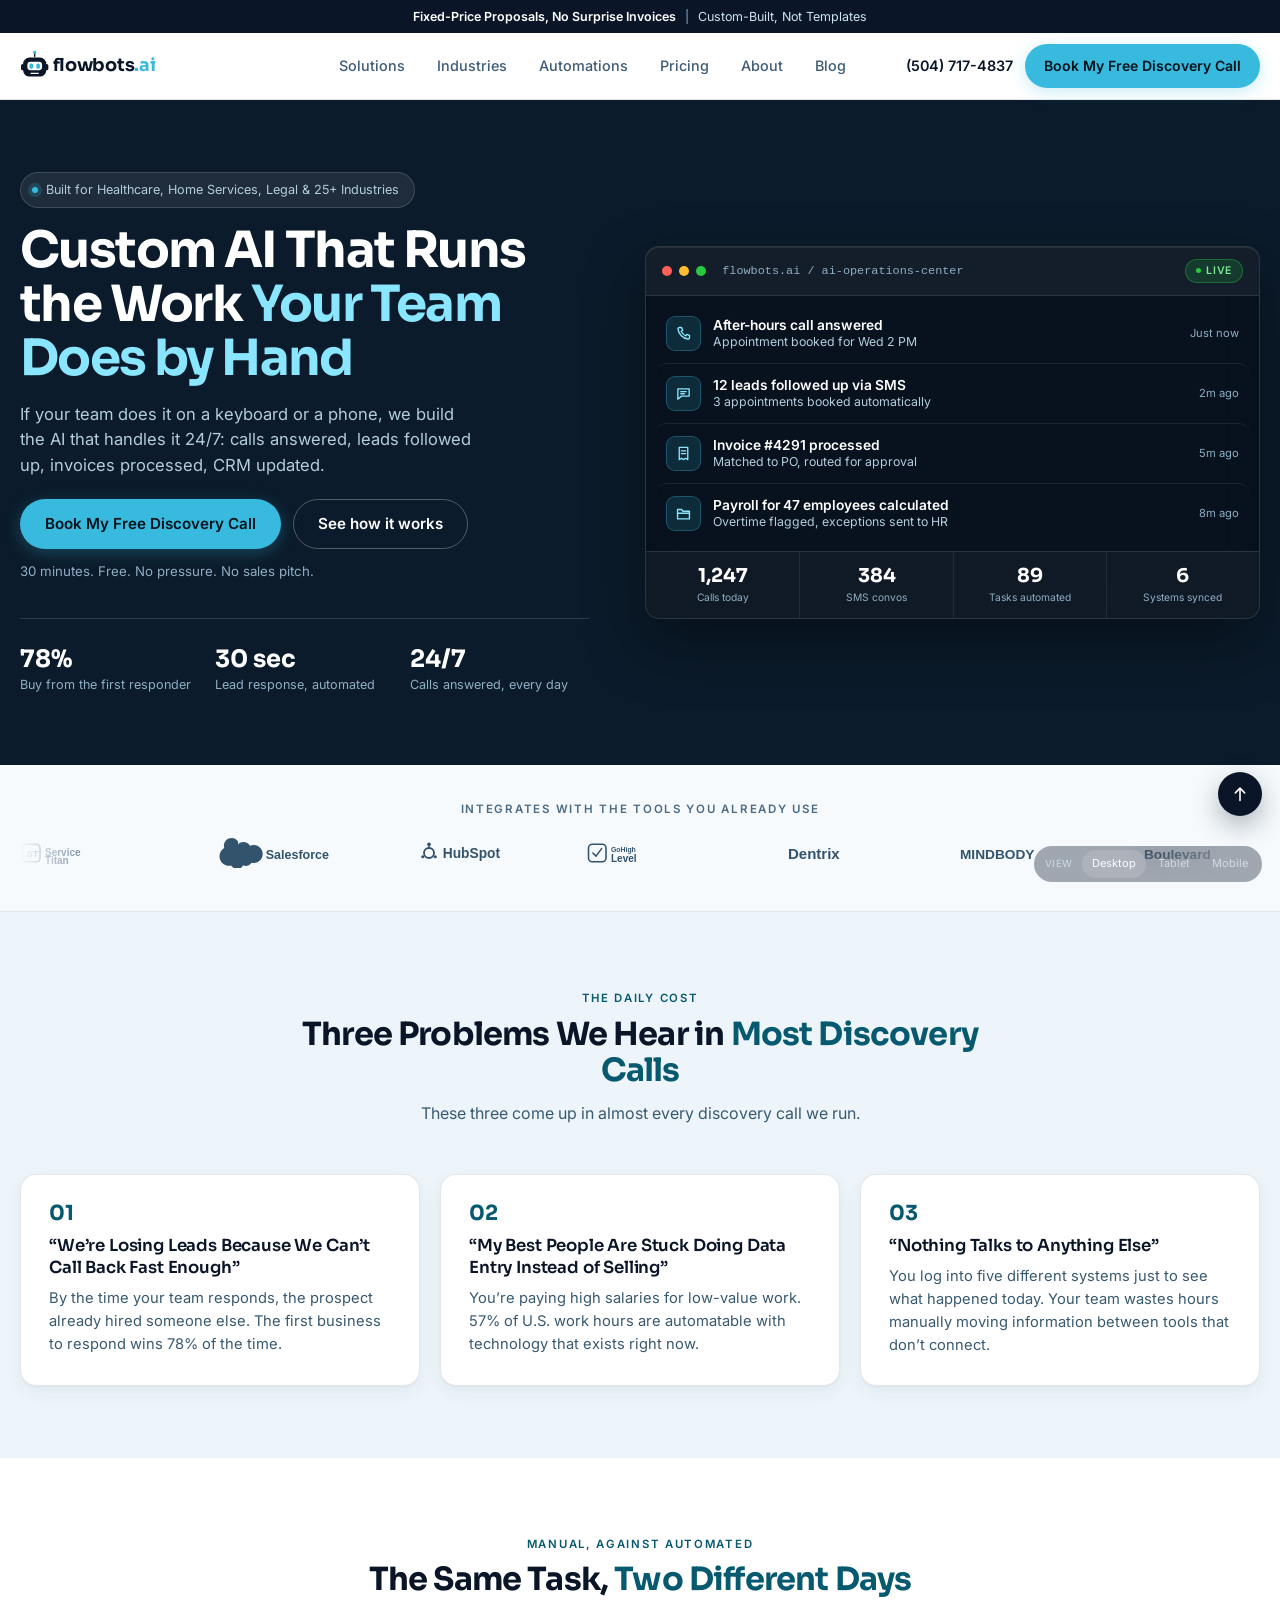
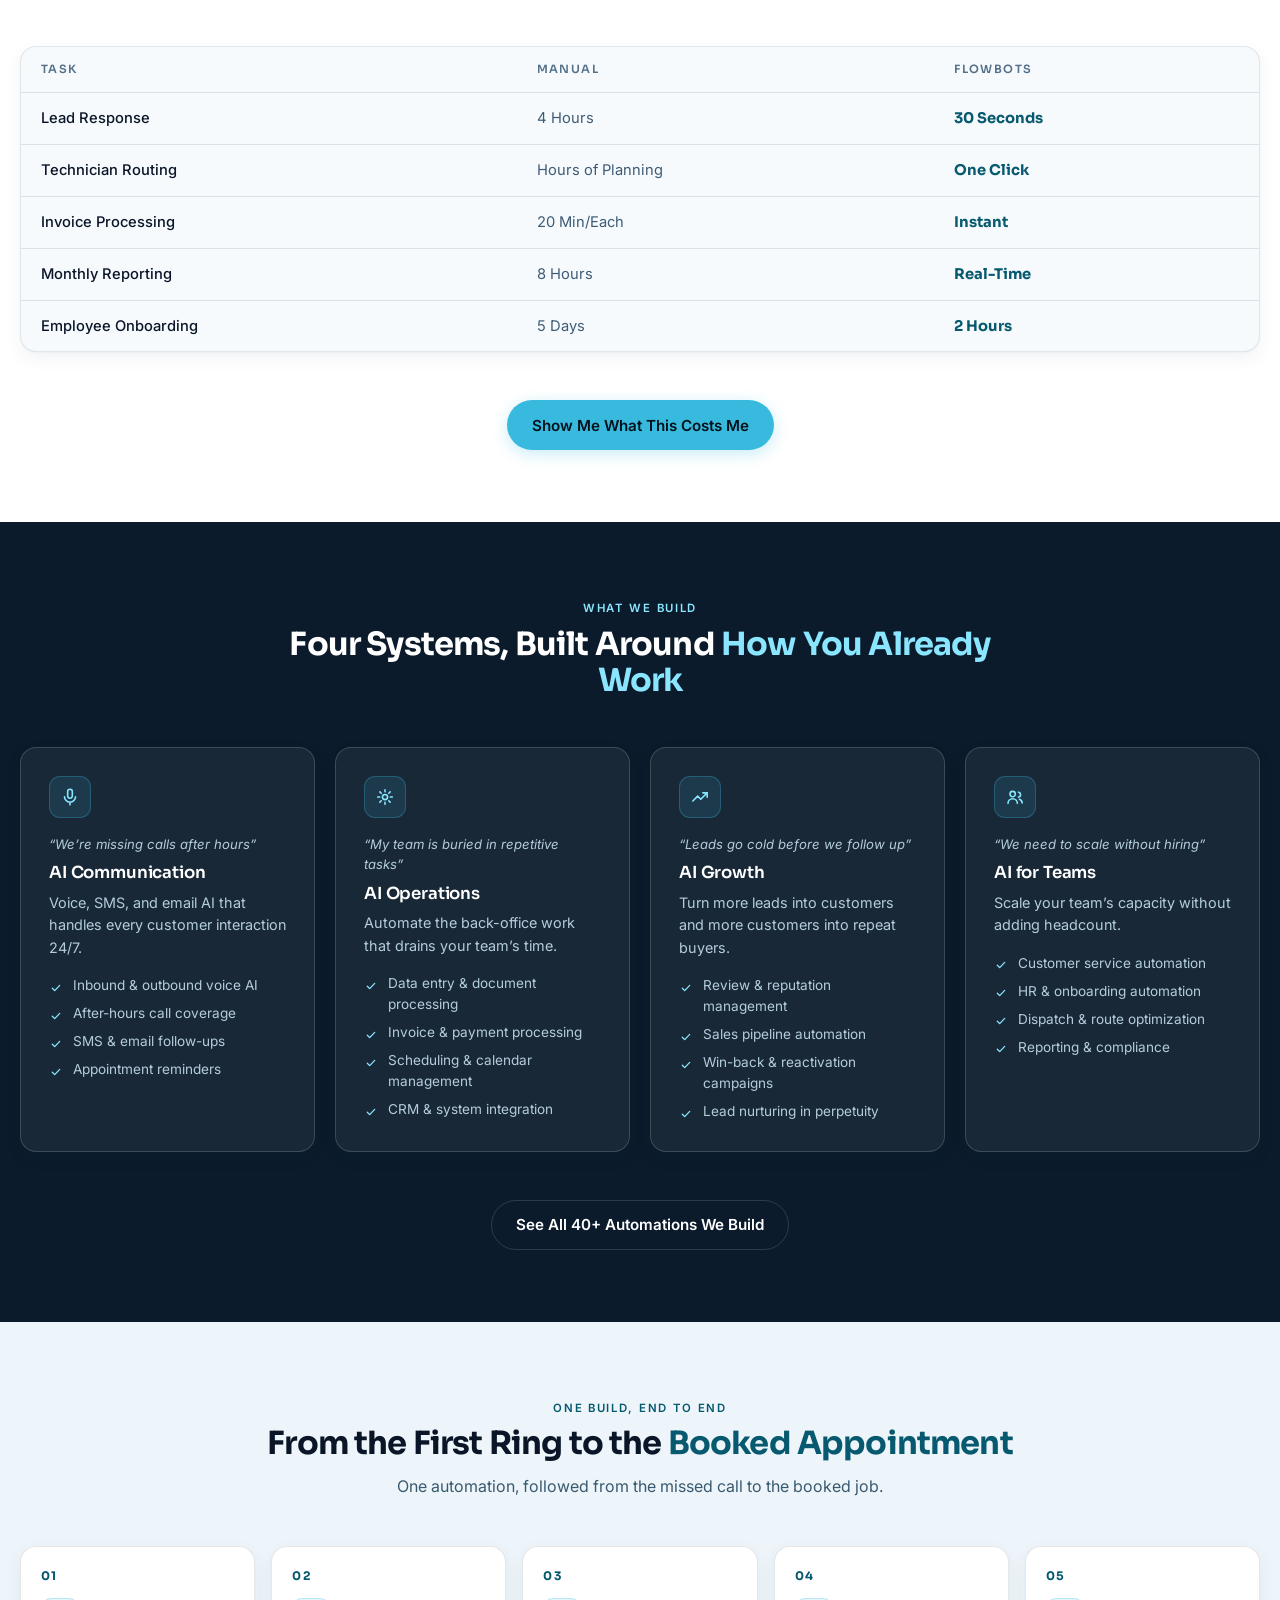
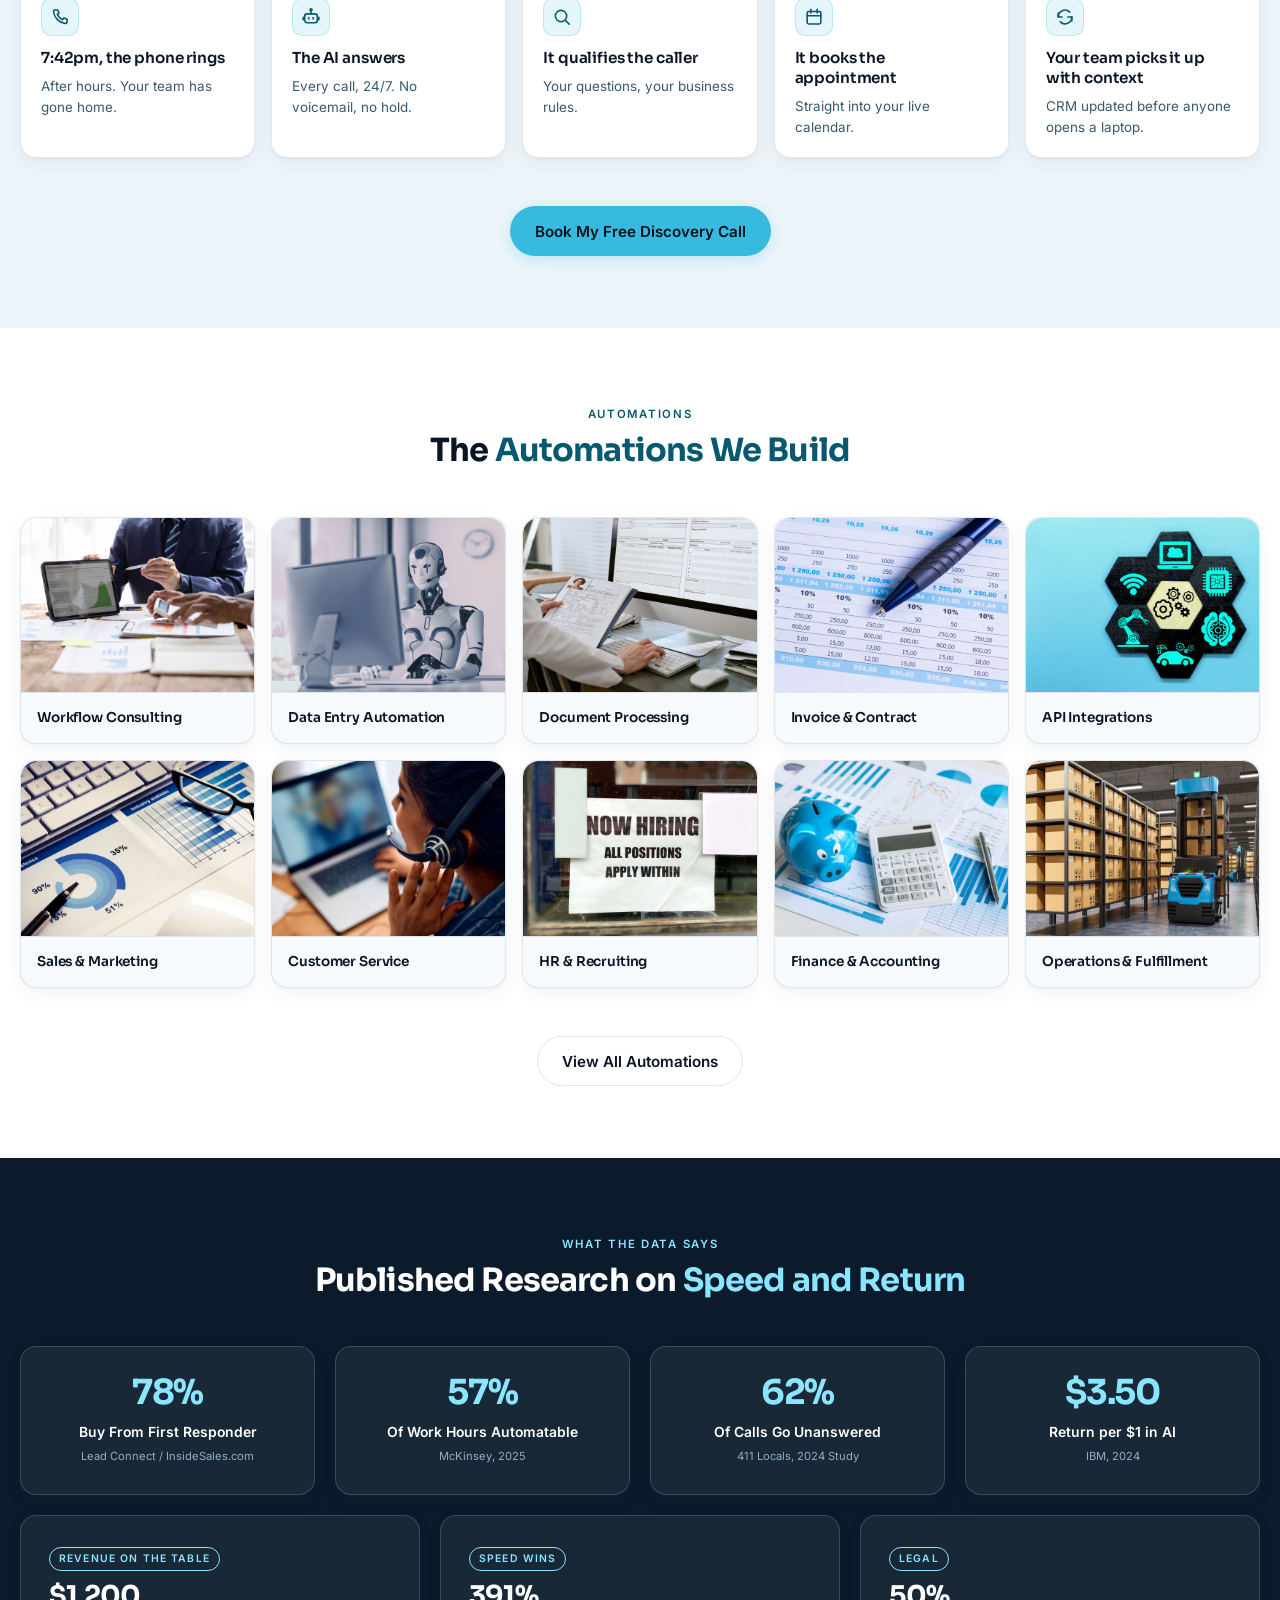
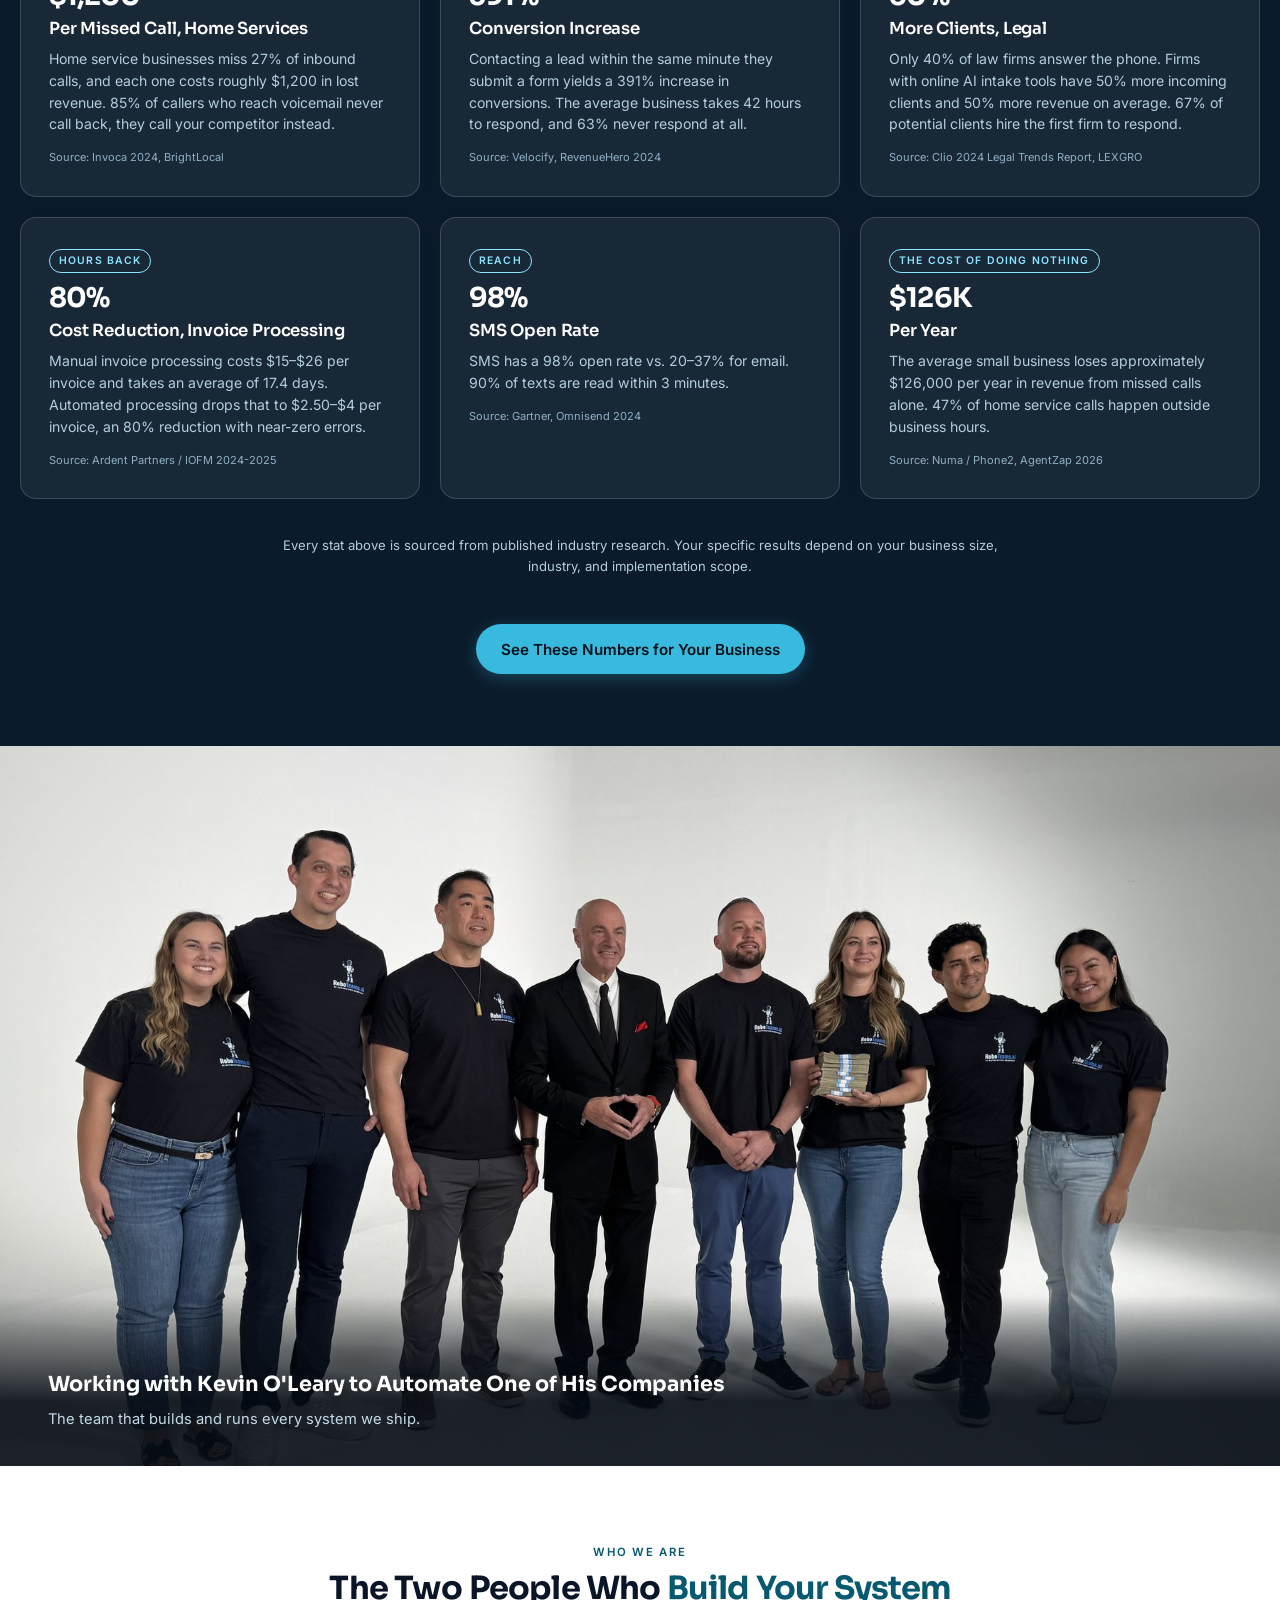
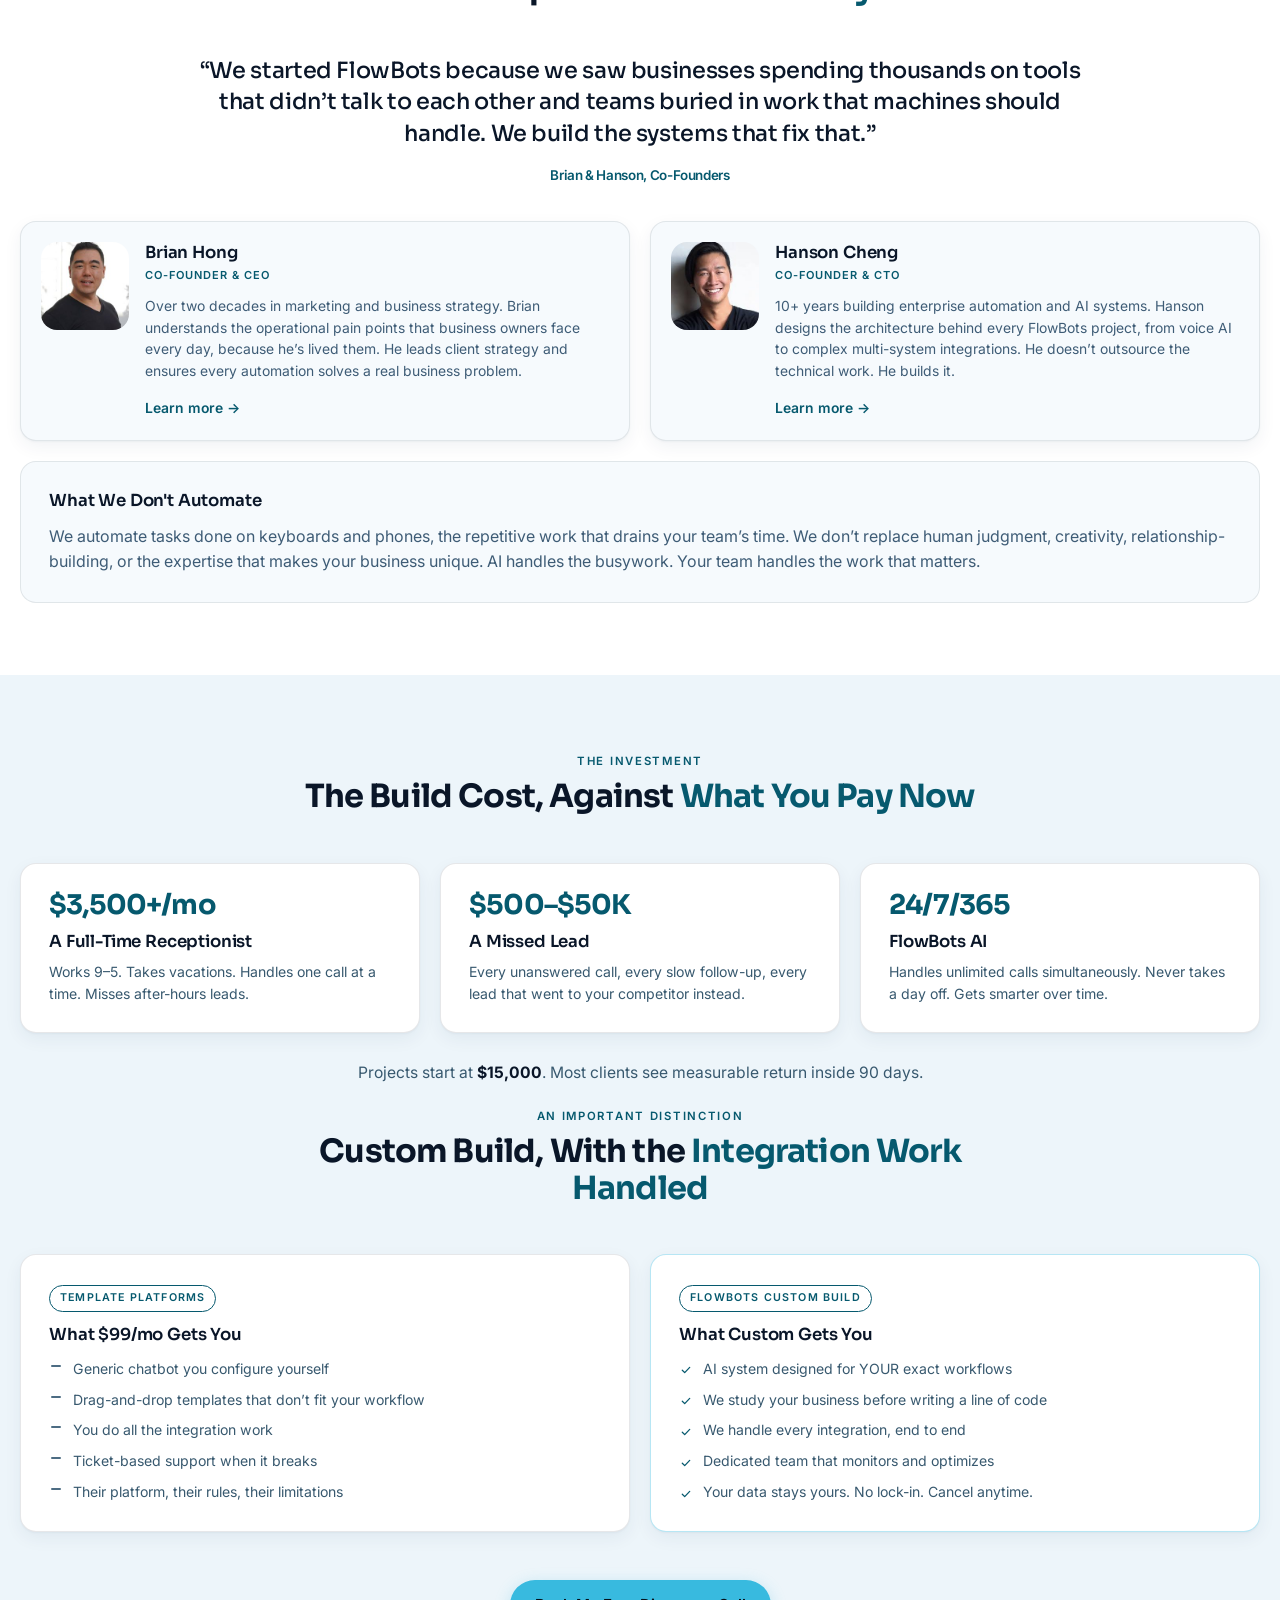
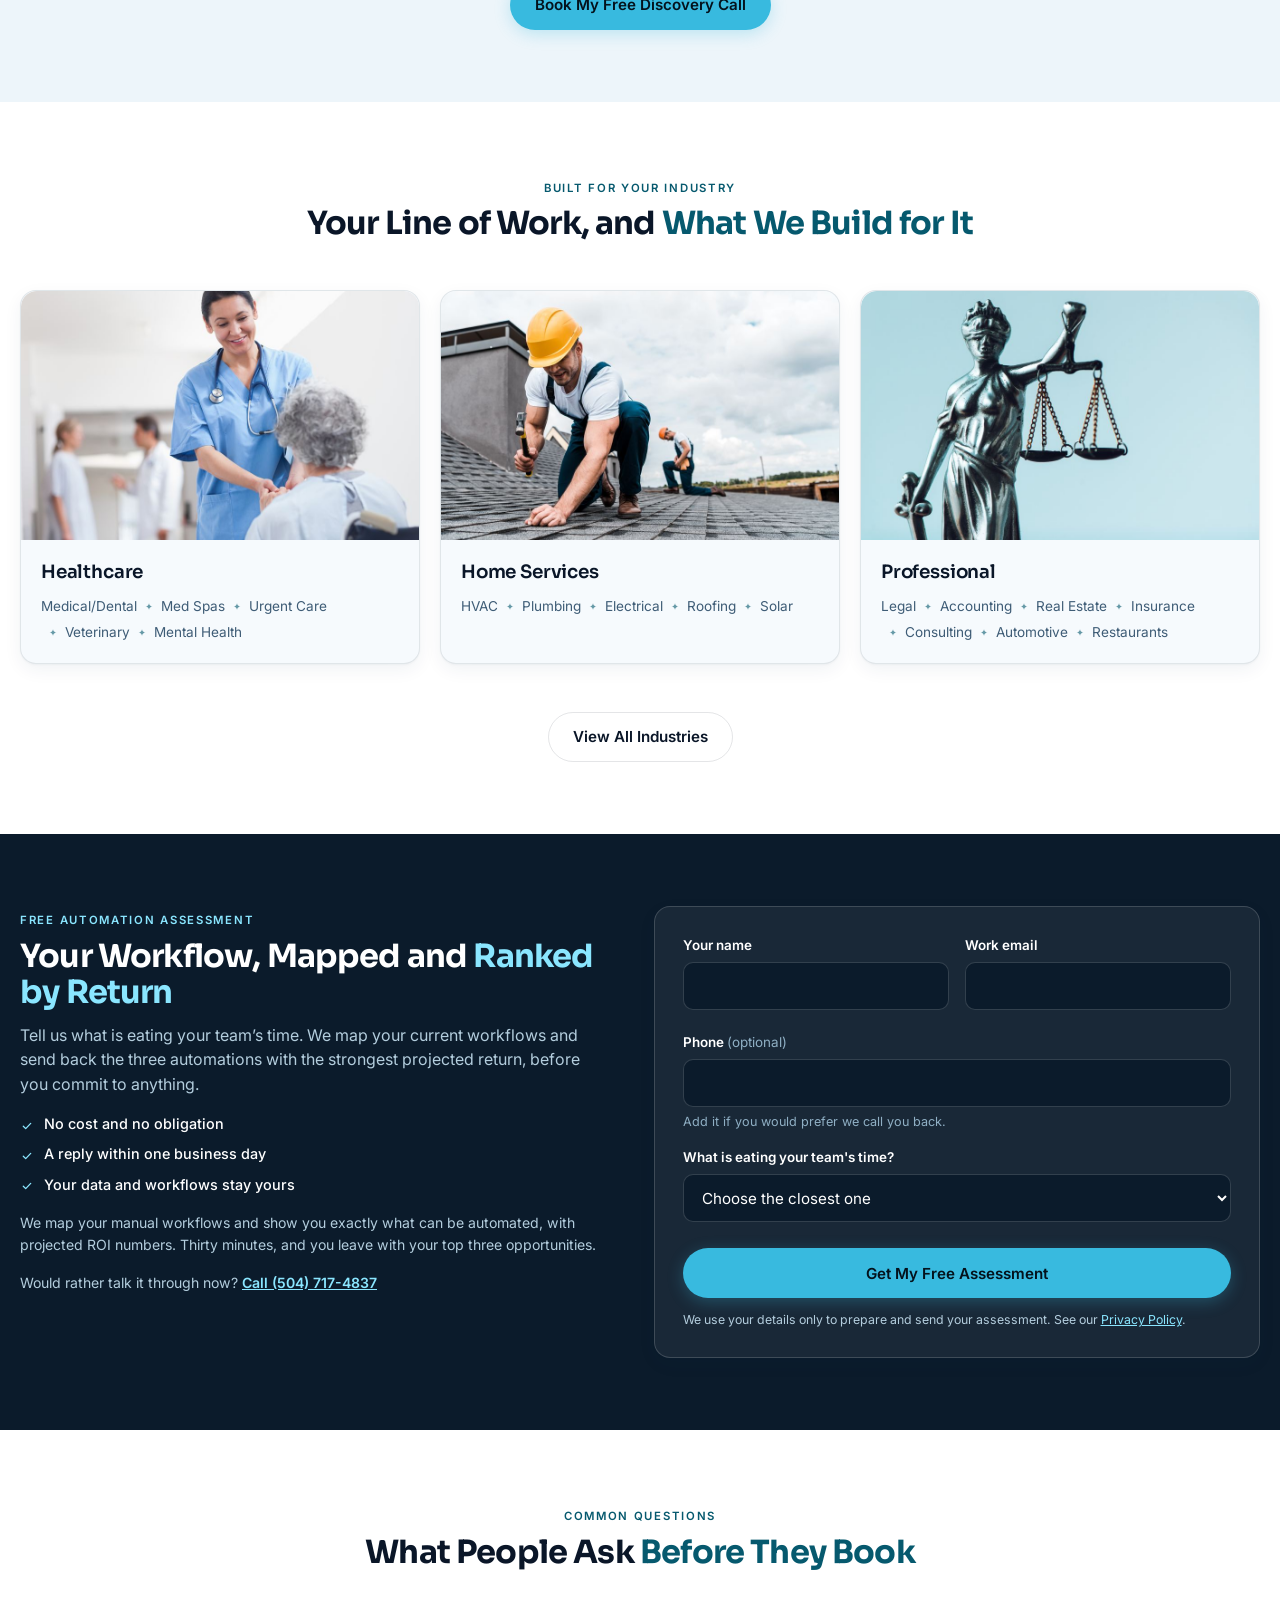
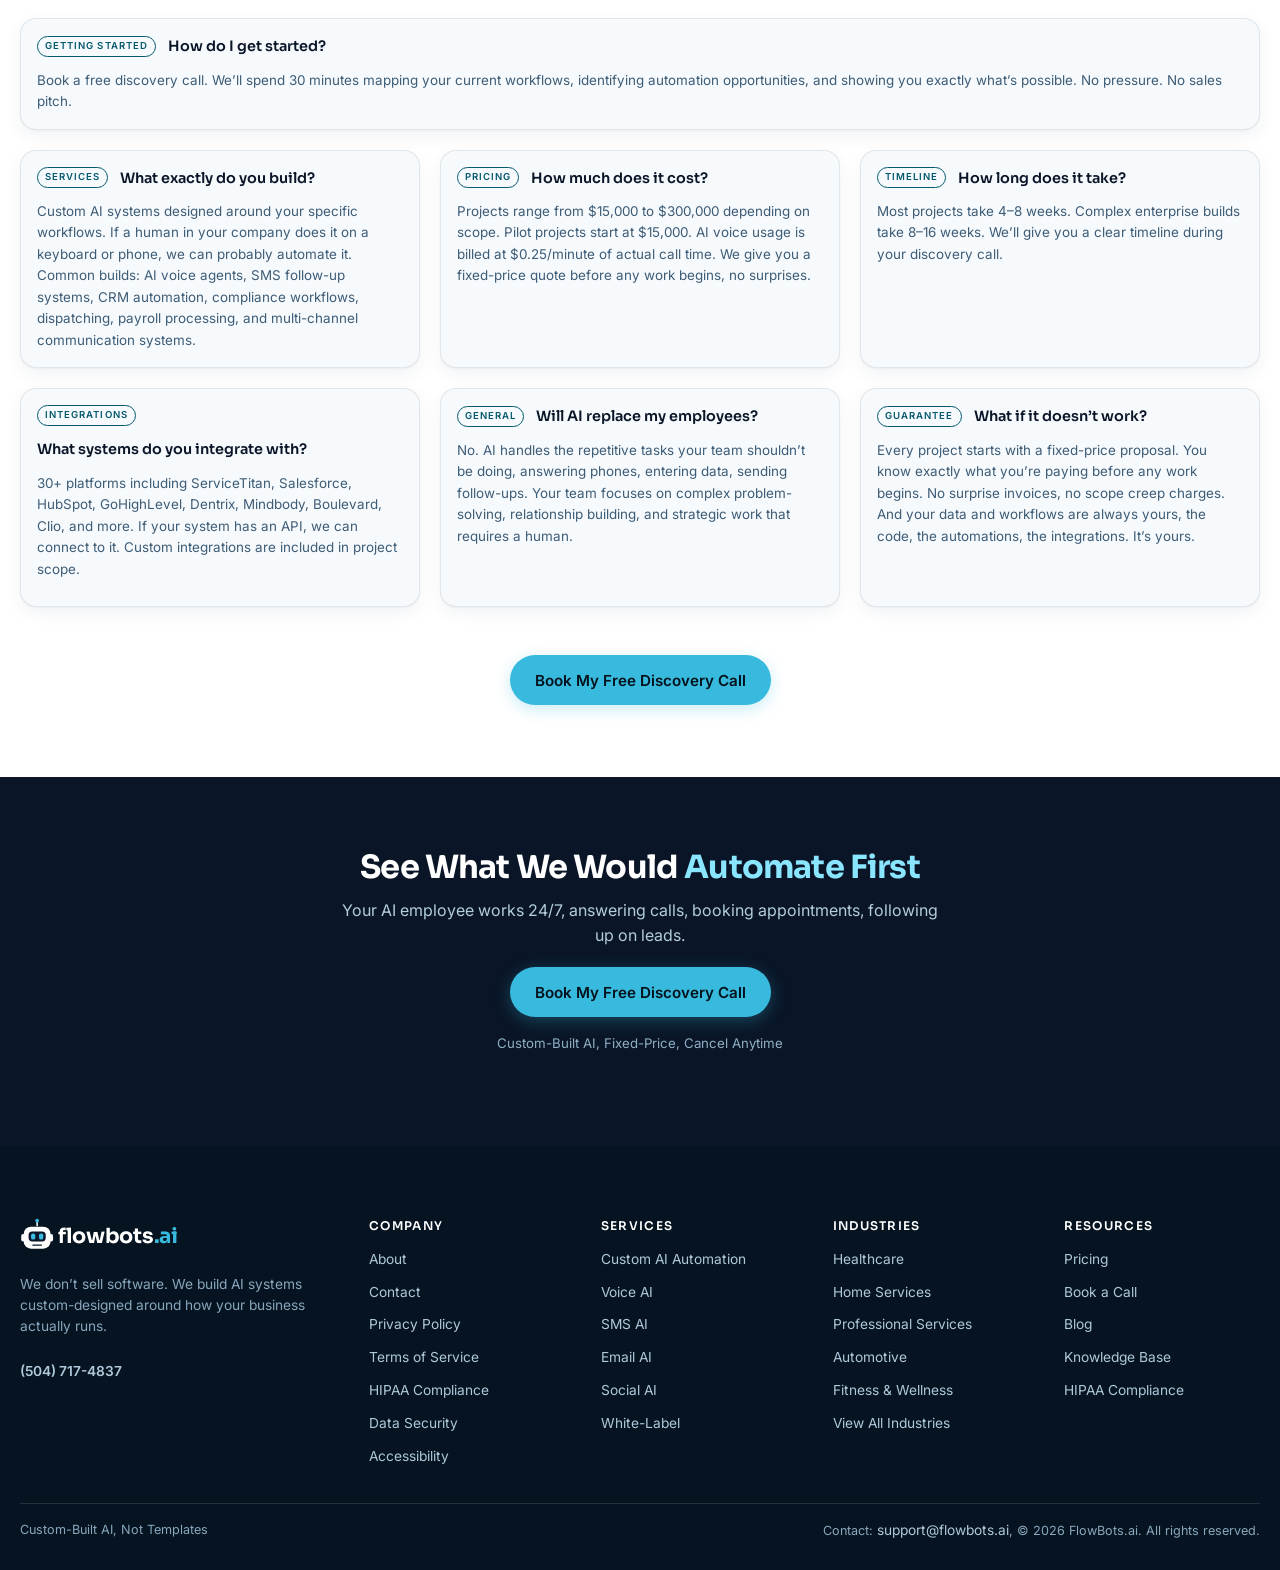
<file: index.html>
<!DOCTYPE html>
<html lang="en">
<head>
<meta charset="UTF-8">
<meta name="viewport" content="width=device-width, initial-scale=1.0">
<title>FlowBots.ai: Custom AI Automation for Your Business | Voice AI, SMS, Workflow Automation</title>
<meta name="description" content="We build custom AI automation for businesses like yours. Voice AI, SMS follow-up, workflow automation. If your team does it on a keyboard or phone, we build the AI that handles it 24/7.">
<link rel="preconnect" href="https://fonts.googleapis.com">
<link rel="preconnect" href="https://fonts.gstatic.com" crossorigin>
<link href="https://fonts.googleapis.com/css2?family=Sora:wght@500;600;700;800&family=Inter:wght@400;500;600&display=swap" rel="stylesheet">
<link rel="stylesheet" href="style.css?v=33">
<script>try{if(!/[?&]motion=off/.test(location.search))document.documentElement.classList.add('motion-on');}catch(e){}</script>
<!-- Scroll reveal, armed before first paint so nothing is ever
     seen and then hidden. Sets the switch only; app.js decides what to tag
     and removes this class again if it does not run the reveal.

     `motion-on` is the ONLY switch, matching every other animation on the
     page. This deliberately does not test prefers-reduced-motion: this
     project overrides that preference by decision (Justine, 2026-09-04),
     and a reveal that alone honoured it would leave a reduced-motion
     visitor watching the marquee and the console move while the page
     itself never assembled. -->
<script>try{if(document.documentElement.classList.contains('motion-on')
  &&'IntersectionObserver' in window)
  document.documentElement.classList.add('js-rv');}catch(e){}</script>
</head>
<body class="skin-light">
<svg class="icon-sprite" aria-hidden="true" focusable="false" style="position:absolute;width:0;height:0;overflow:hidden"><defs><symbol id="i-phone" viewBox="0 0 24 24"><path d="M6.2 3.5h3.1l1.5 3.9-2 1.4a12.4 12.4 0 0 0 6.4 6.4l1.4-2 3.9 1.5v3.1a2 2 0 0 1-2.2 2A16.6 16.6 0 0 1 4.2 5.7a2 2 0 0 1 2-2.2Z"/></symbol><symbol id="i-message" viewBox="0 0 24 24"><path d="M4 5.5h16v10.2H9.2L4 20V5.5Z"/><path d="M8.2 9.4h7.6M8.2 12.4h5"/></symbol><symbol id="i-shield" viewBox="0 0 24 24"><path d="M12 3.2 19 6v5.1c0 4.5-2.9 8-7 9.7-4.1-1.7-7-5.2-7-9.7V6l7-2.8Z"/><path d="M9.2 11.8 11.3 14l3.5-3.7"/></symbol><symbol id="i-plug" viewBox="0 0 24 24"><path d="M9 3.2v4.4M15 3.2v4.4M6.2 7.6h11.6v3.1a5.8 5.8 0 0 1-11.6 0V7.6ZM12 16.5v4.3"/></symbol><symbol id="i-gear" viewBox="0 0 24 24"><circle cx="12" cy="12" r="3.1"/><path d="M12 3.2v2.4M12 18.4v2.4M5.8 5.8l1.7 1.7M16.5 16.5l1.7 1.7M3.2 12h2.4M18.4 12h2.4M5.8 18.2l1.7-1.7M16.5 7.5l1.7-1.7"/></symbol><symbol id="i-chart" viewBox="0 0 24 24"><path d="M3.5 20.4h17"/><path d="M6.8 20.4v-6.2M11.4 20.4V7.6M16 20.4v-9.2"/></symbol><symbol id="i-sync" viewBox="0 0 24 24"><path d="M20.2 12a8.2 8.2 0 0 1-13.9 5.9M3.8 12A8.2 8.2 0 0 1 17.7 6.1"/><path d="M3.8 7.2V12h4.8M20.2 16.8V12h-4.8"/></symbol><symbol id="i-folder" viewBox="0 0 24 24"><path d="M3.6 6.4h5.6l2 2.4h9.2v10.8H3.6V6.4Z"/><path d="M3.6 11.6h16.8"/></symbol><symbol id="i-puzzle" viewBox="0 0 24 24"><path d="M9.4 4.2h5.2v2.3a1.7 1.7 0 1 0 3.4 0V4.2h1.8v5.2h-2.3a1.7 1.7 0 1 0 0 3.4h2.3v6.9H4.2v-6.9h2.3a1.7 1.7 0 1 0 0-3.4H4.2V4.2h5.2Z"/></symbol><symbol id="i-bolt" viewBox="0 0 24 24"><path d="M13.4 2.6 4.8 13.5h5.9l-1.1 7.9 8.6-10.9h-5.9l1.1-7.9Z"/></symbol><symbol id="i-lock" viewBox="0 0 24 24"><rect x="4.8" y="10.6" width="14.4" height="9.6" rx="2"/><path d="M8.2 10.6V7.9a3.8 3.8 0 0 1 7.6 0v2.7"/></symbol><symbol id="i-unlock" viewBox="0 0 24 24"><rect x="4.8" y="10.6" width="14.4" height="9.6" rx="2"/><path d="M8.2 10.6V7.9a3.8 3.8 0 0 1 7.1-1.9"/></symbol><symbol id="i-document" viewBox="0 0 24 24"><path d="M6.2 3.4h7.4l4.2 4.2v13H6.2V3.4Z"/><path d="M13.6 3.4v4.2h4.2M9.2 12.4h5.6M9.2 15.8h5.6"/></symbol><symbol id="i-flask" viewBox="0 0 24 24"><path d="M9.4 3.4v6.1L4.6 18a2 2 0 0 0 1.7 3h11.4a2 2 0 0 0 1.7-3l-4.8-8.5V3.4"/><path d="M8.2 3.4h7.6M7.4 14.2h9.2"/></symbol><symbol id="i-trending" viewBox="0 0 24 24"><path d="M3.4 16.8 9.2 11l3.7 3.7 7.7-7.7"/><path d="M15.4 7h5.2v5.2"/></symbol><symbol id="i-users" viewBox="0 0 24 24"><circle cx="9.2" cy="8.4" r="3.2"/><path d="M3.6 19.6a5.6 5.6 0 0 1 11.2 0"/><path d="M16.2 6.2a3 3 0 0 1 0 5.9M17.4 14.6a5 5 0 0 1 3.2 4.6"/></symbol><symbol id="i-bot" viewBox="0 0 24 24"><rect x="4.4" y="8.2" width="15.2" height="10.6" rx="3"/><path d="M12 4.2v4M9.4 12.6v1.8M14.6 12.6v1.8M2.6 12.4v3M21.4 12.4v3"/><circle cx="12" cy="3.2" r="1.2"/></symbol><symbol id="i-tools" viewBox="0 0 24 24"><path d="M14.8 6.4a3.8 3.8 0 0 0 5 5l-9.6 9.6a2.2 2.2 0 0 1-3.1-3.1l9.6-9.6a3.8 3.8 0 0 0-5-5"/></symbol><symbol id="i-receipt" viewBox="0 0 24 24"><path d="M6 3.4h12v17.2l-3-1.9-3 1.9-3-1.9-3 1.9V3.4Z"/><path d="M9 8.4h6M9 12.2h6"/></symbol><symbol id="i-star" viewBox="0 0 24 24"><path d="m12 3.4 2.7 5.5 6 .9-4.3 4.2 1 6-5.4-2.8-5.4 2.8 1-6L3.3 9.8l6-.9L12 3.4Z"/></symbol><symbol id="i-mic" viewBox="0 0 24 24"><rect x="9.2" y="2.6" width="5.6" height="10.8" rx="2.8"/><path d="M5.4 11.6a6.6 6.6 0 0 0 13.2 0M12 18.2v3.2"/></symbol><symbol id="i-repeat" viewBox="0 0 24 24"><path d="M4.2 9.4a4 4 0 0 1 4-4h11.6M19.8 14.6a4 4 0 0 1-4 4H4.2"/><path d="M16.6 2.4 19.8 5.4l-3.2 3M7.4 15.6 4.2 18.6l3.2 3"/></symbol><symbol id="i-cpu" viewBox="0 0 24 24"><rect x="7.6" y="7.6" width="8.8" height="8.8" rx="1.6"/><path d="M10.6 2.8v4.8M13.4 2.8v4.8M10.6 16.4v4.8M13.4 16.4v4.8M2.8 10.6h4.8M2.8 13.4h4.8M16.4 10.6h4.8M16.4 13.4h4.8"/></symbol><symbol id="i-calendar" viewBox="0 0 24 24"><rect x="3.8" y="5.4" width="16.4" height="15" rx="2"/><path d="M8.2 2.8v4.4M15.8 2.8v4.4M3.8 10.4h16.4"/></symbol><symbol id="i-card" viewBox="0 0 24 24"><rect x="2.8" y="5.2" width="18.4" height="13.6" rx="2.2"/><path d="M2.8 10h18.4M6.4 14.6h3.4"/></symbol><symbol id="i-ruler" viewBox="0 0 24 24"><path d="m3.4 15.4 12-12 5.2 5.2-12 12-5.2-5.2Z"/><path d="m7.4 11.4 2 2M10.6 8.2l2 2M13.8 5 15.8 7"/></symbol><symbol id="i-clock" viewBox="0 0 24 24"><circle cx="12" cy="12" r="8.6"/><path d="M12 6.8V12l3.4 2.2"/></symbol><symbol id="i-search" viewBox="0 0 24 24"><circle cx="10.8" cy="10.8" r="6.8"/><path d="m16 16 4.6 4.6"/></symbol><symbol id="i-graduation" viewBox="0 0 24 24"><path d="M2.8 8.6 12 4.2l9.2 4.4-9.2 4.4L2.8 8.6Z"/><path d="M6.6 10.6v5.2c0 1.6 2.4 2.9 5.4 2.9s5.4-1.3 5.4-2.9v-5.2M20.4 9v5.4"/></symbol><symbol id="i-target" viewBox="0 0 24 24"><circle cx="12" cy="12" r="8.4"/><circle cx="12" cy="12" r="4.6"/><circle cx="12" cy="12" r="1"/></symbol><symbol id="i-home" viewBox="0 0 24 24"><path d="M3.8 10.8 12 3.8l8.2 7v9.4H3.8v-9.4Z"/><path d="M9.4 20.2v-5.6h5.2v5.6"/></symbol><symbol id="i-health" viewBox="0 0 24 24"><path d="M6.2 3.2v5.4a4.6 4.6 0 0 0 9.2 0V3.2"/><path d="M4.4 3.2h3.6M13.6 3.2h3.6M10.8 13a5.4 5.4 0 0 0 5.4 5.2 3.6 3.6 0 0 0 3.6-3.6v-1.2"/><circle cx="19.8" cy="11.4" r="2"/></symbol><symbol id="i-building" viewBox="0 0 24 24"><path d="M4.2 20.6V8.2L12 3.4l7.8 4.8v12.4"/><path d="M3 20.6h18M8 11.4h2.4M13.6 11.4H16M8 15.4h2.4M13.6 15.4H16"/></symbol><symbol id="i-check" viewBox="0 0 24 24"><path d="m4.6 12.4 4.8 4.8 10-10.4"/></symbol><symbol id="i-x" viewBox="0 0 24 24"><path d="M6.2 6.2l11.6 11.6M17.8 6.2 6.2 17.8"/></symbol><symbol id="i-menu" viewBox="0 0 24 24"><path d="M3.8 7h16.4M3.8 12h16.4M3.8 17h16.4"/></symbol><symbol id="i-arrow-down" viewBox="0 0 24 24"><path d="M12 4.2v14.6M6.4 13.4 12 19l5.6-5.6"/></symbol><symbol id="i-mail" viewBox="0 0 24 24"><rect x="3.2" y="5.2" width="17.6" height="13.6" rx="2"/><path d="m3.8 6.6 8.2 6 8.2-6"/></symbol><symbol id="i-route" viewBox="0 0 24 24"><circle cx="6" cy="6" r="2.6"/><circle cx="18" cy="18" r="2.6"/><path d="M8.6 6h5.8a3.6 3.6 0 0 1 0 7.2H9.6a3.6 3.6 0 0 0 0 7.2h.4"/></symbol><symbol id="i-ladder" viewBox="0 0 24 24"><path d="M7 2.5v19M17 2.5v19M7 7h10M7 12h10M7 17h10"/></symbol></defs></svg>

<div class="topstrip"><b>Fixed-Price Proposals, No Surprise Invoices</b><span class="sep">|</span><span class="hide-m">Custom-Built, Not Templates</span></div>

<!-- standard sticky top navigation, the convention this site's visitors expect -->
<header class="nav">
  <div class="wrap nav-in">
    <a data-inert class="brand" href="index.html" aria-label="FlowBots.ai home"><svg xmlns="http://www.w3.org/2000/svg" width="196" height="37" viewBox="0 0 320 60" role="img" aria-label="flowbots.ai"><g transform="translate(2 4)"><path stroke="#0A1628" stroke-linecap="round" stroke-width="2.5" d="M26 0v8"/><circle cx="26" r="3" fill="#38BADF"/><rect width="44" height="36" x="4" y="10" fill="#0A1628" rx="12" ry="12"/><rect width="6" height="12" y="22" fill="#0A1628" rx="3" ry="3"/><rect width="6" height="12" x="46" y="22" fill="#0A1628" rx="3" ry="3"/><rect width="28" height="16" x="12" y="18" fill="#FFFFFF" rx="6" ry="6"/><rect width="7" height="10" x="16" y="21" fill="#38BADF" rx="3" ry="3"/><rect width="7" height="10" x="29" y="21" fill="#38BADF" rx="3" ry="3"/><path stroke="#FFFFFF" stroke-linecap="round" stroke-width="2" d="M19 40h14"/></g><text x="62" y="40" fill="#0A1628" font-family="'Sora',Arial,sans-serif" font-size="34" font-weight="700" letter-spacing="-.5">flowbots<tspan fill="#38BADF">.ai</tspan></text></svg></a>
    <ul class="nav-links"><li><a data-inert href="solutions.html">Solutions</a></li><li><a data-inert href="industries.html">Industries</a></li><li><a data-inert href="automations.html">Automations</a></li><li><a data-inert href="pricing.html">Pricing</a></li><li><a data-inert href="about.html">About</a></li><li><a data-inert href="blog.html">Blog</a></li></ul>
    <div class="nav-cta">
      <a class="nav-phone" href="tel:+15047174837" data-track="tel-click">(504) 717-4837</a>
      <a class="btn btn-p btn-sm" href="https://www.flowbots.ai/book-call/" data-track="cta-book">Book My Free Discovery Call</a>
      <button class="nav-tog" aria-expanded="false" aria-label="Open menu"><svg class="ico"><use href="#i-menu"></use></svg></button>
    </div>
  </div>
</header>
<nav class="nav-mob" aria-label="Mobile"><a data-inert href="solutions.html">Solutions</a><a data-inert href="industries.html">Industries</a><a data-inert href="automations.html">Automations</a><a data-inert href="pricing.html">Pricing</a><a data-inert href="about.html">About</a><a data-inert href="blog.html">Blog</a><a href="tel:+15047174837">(504) 717-4837</a></nav>

<main>

<!-- full-bleed hero, no side gutters -->
<section class="hero" id="top">
  <div class="hfx" aria-hidden="true"></div>
  <div class="wrap hero-in">
    <div class="hero-l">
      <p class="pill"><span class="pd" aria-hidden="true"></span>Built for Healthcare, Home Services, Legal &amp; 25+ Industries</p>
      <h1>Custom AI That Runs the Work <span class="grad">Your Team Does by Hand</span></h1>
      <p class="lede">If your team does it on a keyboard or a phone, we build the AI that handles it 24/7: calls answered, leads followed up, invoices processed, CRM updated.</p>
      <div class="cta-row">
        <a class="btn btn-p" href="https://www.flowbots.ai/book-call/" data-track="cta-book">Book My Free Discovery Call</a>
        <a class="btn btn-s" href="#trace">See how it works</a>
      </div>
      <p class="micro">30 minutes. Free. No pressure. No sales pitch.</p>
      <ul class="hero-pts">
        <li><b>78%</b><span>Buy from the first responder</span></li>
        <li><b>30 sec</b><span>Lead response, automated</span></li>
        <li><b>24/7</b><span>Calls answered, every day</span></li>
      </ul>
    </div>
    <div class="hero-r"><div class="panel" aria-label="Live AI operations feed (illustrative)">
      <div class="panel-bar">
        <span class="dot dot-r"></span><span class="dot dot-y"></span><span class="dot dot-g"></span>
        <span class="addr">flowbots.ai / ai-operations-center</span>
        <span class="live-flag">Live</span>
      </div>
      <div class="feed" data-feed>
        <div class="feed-item"><div class="feed-icon" aria-hidden="true"><svg class="ico" aria-hidden="true"><use href="#i-phone"></use></svg></div><div><b>After-hours call answered</b><span>Appointment booked for Wed 2 PM</span></div><time>Just now</time></div>
        <div class="feed-item"><div class="feed-icon" aria-hidden="true"><svg class="ico" aria-hidden="true"><use href="#i-message"></use></svg></div><div><b>12 leads followed up via SMS</b><span>3 appointments booked automatically</span></div><time>2m ago</time></div>
        <div class="feed-item"><div class="feed-icon" aria-hidden="true"><svg class="ico" aria-hidden="true"><use href="#i-receipt"></use></svg></div><div><b>Invoice #4291 processed</b><span>Matched to PO, routed for approval</span></div><time>5m ago</time></div>
        <div class="feed-item"><div class="feed-icon" aria-hidden="true"><svg class="ico" aria-hidden="true"><use href="#i-folder"></use></svg></div><div><b>Payroll for 47 employees calculated</b><span>Overtime flagged, exceptions sent to HR</span></div><time>8m ago</time></div>
        <div class="feed-item"><div class="feed-icon" aria-hidden="true"><svg class="ico" aria-hidden="true"><use href="#i-sync"></use></svg></div><div><b>CRM synced: 8 new contacts</b><span>HubSpot → ServiceTitan → QuickBooks</span></div><time>12m ago</time></div>
        <div class="feed-item"><div class="feed-icon" aria-hidden="true"><svg class="ico" aria-hidden="true"><use href="#i-star"></use></svg></div><div><b>47 review requests sent</b><span>Post-service emails, 12 new 5-star reviews</span></div><time>15m ago</time></div>
      </div>
      <div class="panel-foot">
        <div><b class="countup" data-target="1247">0</b><span>Calls today</span></div>
        <div><b class="countup" data-target="384">0</b><span>SMS convos</span></div>
        <div><b class="countup" data-target="89">0</b><span>Tasks automated</span></div>
        <div><b class="countup" data-target="6">0</b><span>Systems synced</span></div>
      </div>
    </div>
</div>
  </div>
</section>

<div class="logos">
  <div class="wrap">
    <p class="lg-t">Integrates with the tools you already use</p>
    <div class="lg-m"><div class="lg-track"><ul class="int-marks">
      <li><svg class="int-logo" role="img" aria-label="ServiceTitan" width="125" height="30" xmlns="http://www.w3.org/2000/svg" viewBox="0 0 200 48" fill="currentColor"><rect width="28" height="28" x="4" y="10" fill="none" stroke="currentColor" stroke-width="2.5" rx="6"/><text x="10.5" y="31" font-family="Arial,sans-serif" font-size="15" font-weight="700">ST</text><text x="40" y="28" font-family="Arial,sans-serif" font-size="16" font-weight="700">Service</text><text x="40" y="42" font-family="Arial,sans-serif" font-size="16" font-weight="700">Titan</text></svg></li>
      <li><svg class="int-logo" role="img" aria-label="Salesforce" width="125" height="30" xmlns="http://www.w3.org/2000/svg" viewBox="0 0 200 48" fill="currentColor"><path d="M33.8 10.2c2.2-2.3 5.3-3.7 8.6-3.7 4.3 0 8.1 2.3 10.2 5.7 1.8-.8 3.8-1.2 5.9-1.2 8.1 0 14.6 6.5 14.6 14.5S66.6 40 58.5 40c-1.1 0-2.2-.1-3.2-.4-1.9 3-5.2 5-9 5-1.5 0-3-.3-4.3-.9-1.9 3.5-5.6 5.9-9.8 5.9-4.1 0-7.7-2.2-9.6-5.5-1 .2-2 .3-3.1.3C11 44.4 4 37.5 4 29c0-5.6 3-10.5 7.5-13.2-.3-1.1-.5-2.3-.5-3.5C11 5.5 16.6 0 23.5 0c4.5 0 8.4 2.3 10.3 6z"/><text x="78" y="33" font-family="Arial,sans-serif" font-size="20" font-weight="700">Salesforce</text></svg></li>
      <li><svg class="int-logo" role="img" aria-label="HubSpot" width="100" height="30" xmlns="http://www.w3.org/2000/svg" viewBox="0 0 160 48" fill="currentColor"><circle cx="24" cy="24" r="8" fill="none" stroke="currentColor" stroke-width="3"/><circle cx="24" cy="10" r="3"/><path stroke="currentColor" stroke-width="3" d="M24 13v3"/><circle cx="34" cy="30" r="2.5"/><circle cx="14" cy="30" r="2.5"/><text x="46" y="32" font-family="Arial,sans-serif" font-size="22" font-weight="700">HubSpot</text></svg></li>
      <li><svg class="int-logo" role="img" aria-label="GoHighLevel" width="125" height="30" xmlns="http://www.w3.org/2000/svg" viewBox="0 0 200 48" fill="currentColor"><rect width="28" height="28" x="4" y="10" fill="none" stroke="currentColor" stroke-width="2.5" rx="6"/><path fill="none" stroke="currentColor" stroke-linecap="round" stroke-linejoin="round" stroke-width="2.5" d="m11 24 5 5 9-12"/><text x="40" y="22" font-family="Arial,sans-serif" font-size="11" font-weight="700">GoHigh</text><text x="40" y="38" font-family="Arial,sans-serif" font-size="16" font-weight="700">Level</text></svg></li>
      <li><svg class="int-logo" role="img" aria-label="Dentrix" width="100" height="30" xmlns="http://www.w3.org/2000/svg" viewBox="0 0 160 48"><text x="8" y="33" fill="currentColor" font-family="'Arial',sans-serif" font-size="24" font-weight="700">Dentrix</text></svg></li>
      <li><svg class="int-logo" role="img" aria-label="Mindbody" width="112" height="30" xmlns="http://www.w3.org/2000/svg" viewBox="0 0 180 48"><text x="8" y="33" fill="currentColor" font-family="'Arial',sans-serif" font-size="22" font-weight="700">MINDBODY</text></svg></li>
      <li><svg class="int-logo" role="img" aria-label="Boulevard" width="112" height="30" xmlns="http://www.w3.org/2000/svg" viewBox="0 0 180 48"><text x="8" y="33" fill="currentColor" font-family="'Arial',sans-serif" font-size="22" font-weight="700">Boulevard</text></svg></li>
      <li><svg class="int-logo" role="img" aria-label="Clio" width="75" height="30" xmlns="http://www.w3.org/2000/svg" viewBox="0 0 120 48"><text x="8" y="34" fill="currentColor" font-family="'Arial',sans-serif" font-size="26" font-weight="700">Clio</text></svg></li>
      <li><svg class="int-logo" role="img" aria-label="Jobber" width="88" height="30" xmlns="http://www.w3.org/2000/svg" viewBox="0 0 140 48"><text x="8" y="34" fill="currentColor" font-family="'Arial',sans-serif" font-size="26" font-weight="700">Jobber</text></svg></li>
      <li><svg class="int-logo" role="img" aria-label="Zoho" width="75" height="30" xmlns="http://www.w3.org/2000/svg" viewBox="0 0 120 48" fill="currentColor"><text x="10" y="34" font-family="Arial,sans-serif" font-size="28" font-weight="700">zoho</text></svg></li>
    </ul><ul class="int-marks" aria-hidden="true">
      <li><svg class="int-logo" role="img" aria-label="ServiceTitan" width="125" height="30" xmlns="http://www.w3.org/2000/svg" viewBox="0 0 200 48" fill="currentColor"><rect width="28" height="28" x="4" y="10" fill="none" stroke="currentColor" stroke-width="2.5" rx="6"/><text x="10.5" y="31" font-family="Arial,sans-serif" font-size="15" font-weight="700">ST</text><text x="40" y="28" font-family="Arial,sans-serif" font-size="16" font-weight="700">Service</text><text x="40" y="42" font-family="Arial,sans-serif" font-size="16" font-weight="700">Titan</text></svg></li>
      <li><svg class="int-logo" role="img" aria-label="Salesforce" width="125" height="30" xmlns="http://www.w3.org/2000/svg" viewBox="0 0 200 48" fill="currentColor"><path d="M33.8 10.2c2.2-2.3 5.3-3.7 8.6-3.7 4.3 0 8.1 2.3 10.2 5.7 1.8-.8 3.8-1.2 5.9-1.2 8.1 0 14.6 6.5 14.6 14.5S66.6 40 58.5 40c-1.1 0-2.2-.1-3.2-.4-1.9 3-5.2 5-9 5-1.5 0-3-.3-4.3-.9-1.9 3.5-5.6 5.9-9.8 5.9-4.1 0-7.7-2.2-9.6-5.5-1 .2-2 .3-3.1.3C11 44.4 4 37.5 4 29c0-5.6 3-10.5 7.5-13.2-.3-1.1-.5-2.3-.5-3.5C11 5.5 16.6 0 23.5 0c4.5 0 8.4 2.3 10.3 6z"/><text x="78" y="33" font-family="Arial,sans-serif" font-size="20" font-weight="700">Salesforce</text></svg></li>
      <li><svg class="int-logo" role="img" aria-label="HubSpot" width="100" height="30" xmlns="http://www.w3.org/2000/svg" viewBox="0 0 160 48" fill="currentColor"><circle cx="24" cy="24" r="8" fill="none" stroke="currentColor" stroke-width="3"/><circle cx="24" cy="10" r="3"/><path stroke="currentColor" stroke-width="3" d="M24 13v3"/><circle cx="34" cy="30" r="2.5"/><circle cx="14" cy="30" r="2.5"/><text x="46" y="32" font-family="Arial,sans-serif" font-size="22" font-weight="700">HubSpot</text></svg></li>
      <li><svg class="int-logo" role="img" aria-label="GoHighLevel" width="125" height="30" xmlns="http://www.w3.org/2000/svg" viewBox="0 0 200 48" fill="currentColor"><rect width="28" height="28" x="4" y="10" fill="none" stroke="currentColor" stroke-width="2.5" rx="6"/><path fill="none" stroke="currentColor" stroke-linecap="round" stroke-linejoin="round" stroke-width="2.5" d="m11 24 5 5 9-12"/><text x="40" y="22" font-family="Arial,sans-serif" font-size="11" font-weight="700">GoHigh</text><text x="40" y="38" font-family="Arial,sans-serif" font-size="16" font-weight="700">Level</text></svg></li>
      <li><svg class="int-logo" role="img" aria-label="Dentrix" width="100" height="30" xmlns="http://www.w3.org/2000/svg" viewBox="0 0 160 48"><text x="8" y="33" fill="currentColor" font-family="'Arial',sans-serif" font-size="24" font-weight="700">Dentrix</text></svg></li>
      <li><svg class="int-logo" role="img" aria-label="Mindbody" width="112" height="30" xmlns="http://www.w3.org/2000/svg" viewBox="0 0 180 48"><text x="8" y="33" fill="currentColor" font-family="'Arial',sans-serif" font-size="22" font-weight="700">MINDBODY</text></svg></li>
      <li><svg class="int-logo" role="img" aria-label="Boulevard" width="112" height="30" xmlns="http://www.w3.org/2000/svg" viewBox="0 0 180 48"><text x="8" y="33" fill="currentColor" font-family="'Arial',sans-serif" font-size="22" font-weight="700">Boulevard</text></svg></li>
      <li><svg class="int-logo" role="img" aria-label="Clio" width="75" height="30" xmlns="http://www.w3.org/2000/svg" viewBox="0 0 120 48"><text x="8" y="34" fill="currentColor" font-family="'Arial',sans-serif" font-size="26" font-weight="700">Clio</text></svg></li>
      <li><svg class="int-logo" role="img" aria-label="Jobber" width="88" height="30" xmlns="http://www.w3.org/2000/svg" viewBox="0 0 140 48"><text x="8" y="34" fill="currentColor" font-family="'Arial',sans-serif" font-size="26" font-weight="700">Jobber</text></svg></li>
      <li><svg class="int-logo" role="img" aria-label="Zoho" width="75" height="30" xmlns="http://www.w3.org/2000/svg" viewBox="0 0 120 48" fill="currentColor"><text x="10" y="34" font-family="Arial,sans-serif" font-size="28" font-weight="700">zoho</text></svg></li>
    </ul></div></div>
  </div>
</div>

<section class="sec t2 " id="cost"><div class="wrap"><div class="head"><span class="eyebrow">The Daily Cost</span><h2>Three Problems We Hear in <span class="grad">Most Discovery Calls</span></h2><p class="sub">These three come up in almost every discovery call we run.</p></div><div class="g3 probs"><article class="pb"><span class="pb-n">01</span><h3>&ldquo;We&rsquo;re Losing Leads Because We Can&rsquo;t Call Back Fast Enough&rdquo;</h3><p>By the time your team responds, the prospect already hired someone else. The first business to respond wins 78% of the time.</p></article><article class="pb"><span class="pb-n">02</span><h3>&ldquo;My Best People Are Stuck Doing Data Entry Instead of Selling&rdquo;</h3><p>You&rsquo;re paying high salaries for low-value work. 57% of U.S. work hours are automatable with technology that exists right now.</p></article><article class="pb"><span class="pb-n">03</span><h3>&ldquo;Nothing Talks to Anything Else&rdquo;</h3><p>You log into five different systems just to see what happened today. Your team wastes hours manually moving information between tools that don&rsquo;t connect.</p></article></div></div></section><section class="sec t1 " id="speed"><div class="wrap"><div class="head"><span class="eyebrow">Manual, Against Automated</span><h2>The Same Task, <span class="grad">Two Different Days</span></h2></div><div class="tw"><table><caption class="sr-only">Manual process time against FlowBots automated time</caption><thead><tr><th scope="col">Task</th><th scope="col">Manual</th><th scope="col">FlowBots</th></tr></thead><tbody><tr><td>Lead Response</td><td>4 Hours</td><td class="hi">30 Seconds</td></tr><tr><td>Technician Routing</td><td>Hours of Planning</td><td class="hi">One Click</td></tr><tr><td>Invoice Processing</td><td>20 Min/Each</td><td class="hi">Instant</td></tr><tr><td>Monthly Reporting</td><td>8 Hours</td><td class="hi">Real-Time</td></tr><tr><td>Employee Onboarding</td><td>5 Days</td><td class="hi">2 Hours</td></tr></tbody></table></div><p class="cta-c"><a class="btn btn-p" href="#assessment" data-track="cta-problems">Show Me What This Costs Me</a></p></div></section><section class="sec t3 " id="build"><div class="wrap"><div class="head"><span class="eyebrow">What We Build</span><h2>Four Systems, Built Around <span class="grad">How You Already Work</span></h2></div><div class="g4 builds"><article class="bc"><span class="bc-i" aria-hidden="true"><svg class="ico"><use href="#i-mic"></use></svg></span><p class="bc-q">&ldquo;We&rsquo;re missing calls after hours&rdquo;</p><h3>AI Communication</h3><p class="bc-p">Voice, SMS, and email AI that handles every customer interaction 24/7.</p><ul><li>Inbound &amp; outbound voice AI</li><li>After-hours call coverage</li><li>SMS &amp; email follow-ups</li><li>Appointment reminders</li></ul></article><article class="bc"><span class="bc-i" aria-hidden="true"><svg class="ico"><use href="#i-gear"></use></svg></span><p class="bc-q">&ldquo;My team is buried in repetitive tasks&rdquo;</p><h3>AI Operations</h3><p class="bc-p">Automate the back-office work that drains your team&rsquo;s time.</p><ul><li>Data entry &amp; document processing</li><li>Invoice &amp; payment processing</li><li>Scheduling &amp; calendar management</li><li>CRM &amp; system integration</li></ul></article><article class="bc"><span class="bc-i" aria-hidden="true"><svg class="ico"><use href="#i-trending"></use></svg></span><p class="bc-q">&ldquo;Leads go cold before we follow up&rdquo;</p><h3>AI Growth</h3><p class="bc-p">Turn more leads into customers and more customers into repeat buyers.</p><ul><li>Review &amp; reputation management</li><li>Sales pipeline automation</li><li>Win-back &amp; reactivation campaigns</li><li>Lead nurturing in perpetuity</li></ul></article><article class="bc"><span class="bc-i" aria-hidden="true"><svg class="ico"><use href="#i-users"></use></svg></span><p class="bc-q">&ldquo;We need to scale without hiring&rdquo;</p><h3>AI for Teams</h3><p class="bc-p">Scale your team&rsquo;s capacity without adding headcount.</p><ul><li>Customer service automation</li><li>HR &amp; onboarding automation</li><li>Dispatch &amp; route optimization</li><li>Reporting &amp; compliance</li></ul></article></div><p class="cta-c"><a class="btn btn-s" href="#automations">See All 40+ Automations We Build</a></p></div></section><section class="sec t2 " id="trace"><div class="wrap"><div class="head"><span class="eyebrow">One Build, End to End</span><h2>From the First Ring to the <span class="grad">Booked Appointment</span></h2><p class="sub">One automation, followed from the missed call to the booked job.</p></div><ol class="g5 trace"><li class="tc"><span class="tc-n">01</span><span class="tc-i" aria-hidden="true"><svg class="ico"><use href="#i-phone"></use></svg></span><h3>7:42pm, the phone rings</h3><p>After hours. Your team has gone home.</p></li><li class="tc"><span class="tc-n">02</span><span class="tc-i" aria-hidden="true"><svg class="ico"><use href="#i-bot"></use></svg></span><h3>The AI answers</h3><p>Every call, 24/7. No voicemail, no hold.</p></li><li class="tc"><span class="tc-n">03</span><span class="tc-i" aria-hidden="true"><svg class="ico"><use href="#i-search"></use></svg></span><h3>It qualifies the caller</h3><p>Your questions, your business rules.</p></li><li class="tc"><span class="tc-n">04</span><span class="tc-i" aria-hidden="true"><svg class="ico"><use href="#i-calendar"></use></svg></span><h3>It books the appointment</h3><p>Straight into your live calendar.</p></li><li class="tc"><span class="tc-n">05</span><span class="tc-i" aria-hidden="true"><svg class="ico"><use href="#i-sync"></use></svg></span><h3>Your team picks it up with context</h3><p>CRM updated before anyone opens a laptop.</p></li></ol><p class="cta-c"><a class="btn btn-p" href="https://www.flowbots.ai/book-call/" data-track="cta-trace">Book My Free Discovery Call</a></p></div></section><section class="sec t1 " id="automations"><div class="wrap"><div class="head"><span class="eyebrow">Automations</span><h2>The <span class="grad">Automations We Build</span></h2></div><div class="g5 autos"><article class="ac"><img src="images/auto-workflow-consulting.jpg" alt="Two consultants reviewing performance charts on a tablet and printed reports" width="640" height="480" loading="lazy" decoding="async"><h3>Workflow Consulting</h3></article><article class="ac"><img src="images/auto-data-entry.jpg" alt="A humanoid robot working at a desktop computer" width="640" height="480" loading="lazy" decoding="async"><h3>Data Entry Automation</h3></article><article class="ac"><img src="images/auto-document-processing.jpg" alt="A clinician entering a paper patient record into an on-screen form" width="640" height="480" loading="lazy" decoding="async"><h3>Document Processing</h3></article><article class="ac"><img src="images/auto-invoice-contract.jpg" alt="A pen resting on a printed financial statement of line-item figures" width="640" height="480" loading="lazy" decoding="async"><h3>Invoice &amp; Contract</h3></article><article class="ac"><img src="images/auto-api-integrations.jpg" alt="Hexagon tiles showing connected cloud, wireless and processing icons" width="640" height="480" loading="lazy" decoding="async"><h3>API Integrations</h3></article><article class="ac"><img src="images/auto-sales-marketing.jpg" alt="Printed performance charts beside a keyboard and reading glasses" width="640" height="480" loading="lazy" decoding="async"><h3>Sales &amp; Marketing</h3></article><article class="ac"><img src="images/auto-customer-service.jpg" alt="A support agent wearing a headset while working at a laptop" width="640" height="480" loading="lazy" decoding="async"><h3>Customer Service</h3></article><article class="ac"><img src="images/auto-hr-recruiting.jpg" alt="A Now Hiring, all positions, apply within sign in a shop window" width="640" height="480" loading="lazy" decoding="async"><h3>HR &amp; Recruiting</h3></article><article class="ac"><img src="images/auto-finance-accounting.jpg" alt="A calculator and piggy bank resting on printed financial charts" width="640" height="480" loading="lazy" decoding="async"><h3>Finance &amp; Accounting</h3></article><article class="ac"><img src="images/auto-operations-fulfillment.jpg" alt="An automated warehouse robot moving between racked shelves of boxes" width="640" height="480" loading="lazy" decoding="async"><h3>Operations &amp; Fulfillment</h3></article></div><p class="cta-c"><a data-inert class="btn btn-s" href="automations.html">View All Automations</a></p></div></section><section class="sec t3 " id="delivers"><div class="wrap"><div class="head"><span class="eyebrow">What the Data Says</span><h2>Published Research on <span class="grad">Speed and Return</span></h2></div><div class="g4 stats"><div class="stat"><b class="countup" data-target="78" data-suffix="%">0%</b><span class="s-l">Buy From First Responder</span><span class="s-src">Lead Connect / InsideSales.com</span></div><div class="stat"><b class="countup" data-target="57" data-suffix="%">0%</b><span class="s-l">Of Work Hours Automatable</span><span class="s-src">McKinsey, 2025</span></div><div class="stat"><b class="countup" data-target="62" data-suffix="%">0%</b><span class="s-l">Of Calls Go Unanswered</span><span class="s-src">411 Locals, 2024 Study</span></div><div class="stat"><b class="countup" data-target="3.50" data-prefix="$">$0</b><span class="s-l">Return per $1 in AI</span><span class="s-src">IBM, 2024</span></div></div><div class="g3 proof"><article class="pc"><span class="pc-t">Revenue on the Table</span><b class="pc-n">$1,200</b><h3>Per Missed Call, Home Services</h3><p>Home service businesses miss 27% of inbound calls, and each one costs roughly $1,200 in lost revenue. 85% of callers who reach voicemail never call back, they call your competitor instead.</p><span class="pc-s">Source: Invoca 2024, BrightLocal</span></article><article class="pc"><span class="pc-t">Speed Wins</span><b class="pc-n">391%</b><h3>Conversion Increase</h3><p>Contacting a lead within the same minute they submit a form yields a 391% increase in conversions. The average business takes 42 hours to respond, and 63% never respond at all.</p><span class="pc-s">Source: Velocify, RevenueHero 2024</span></article><article class="pc"><span class="pc-t">Legal</span><b class="pc-n">50%</b><h3>More Clients, Legal</h3><p>Only 40% of law firms answer the phone. Firms with online AI intake tools have 50% more incoming clients and 50% more revenue on average. 67% of potential clients hire the first firm to respond.</p><span class="pc-s">Source: Clio 2024 Legal Trends Report, LEXGRO</span></article><article class="pc"><span class="pc-t">Hours Back</span><b class="pc-n">80%</b><h3>Cost Reduction, Invoice Processing</h3><p>Manual invoice processing costs $15&ndash;$26 per invoice and takes an average of 17.4 days. Automated processing drops that to $2.50&ndash;$4 per invoice, an 80% reduction with near-zero errors.</p><span class="pc-s">Source: Ardent Partners / IOFM 2024-2025</span></article><article class="pc"><span class="pc-t">Reach</span><b class="pc-n">98%</b><h3>SMS Open Rate</h3><p>SMS has a 98% open rate vs. 20&ndash;37% for email. 90% of texts are read within 3 minutes.</p><span class="pc-s">Source: Gartner, Omnisend 2024</span></article><article class="pc"><span class="pc-t">The Cost of Doing Nothing</span><b class="pc-n">$126K</b><h3>Per Year</h3><p>The average small business loses approximately $126,000 per year in revenue from missed calls alone. 47% of home service calls happen outside business hours.</p><span class="pc-s">Source: Numa / Phone2, AgentZap 2026</span></article></div><p class="srcnote">Every stat above is sourced from published industry research. Your specific results depend on your business size, industry, and implementation scope.</p><p class="cta-c"><a class="btn btn-p" href="#assessment" data-track="cta-data">See These Numbers for Your Business</a></p></div></section><section class="sec t4 ol-sec" id="oleary"><div class="wrap"><figure class="ol"><img src="images/team-oleary.jpg" width="1800" height="1013" alt="The FlowBots team with Kevin O'Leary" decoding="async" onerror="this.remove()"><figcaption><b>Working with Kevin O'Leary to Automate One of His Companies</b><span>The team that builds and runs every system we ship.</span></figcaption></figure></div></section><section class="sec t1 " id="founders"><div class="wrap"><div class="head"><span class="eyebrow">Who We Are</span><h2>The Two People Who <span class="grad">Build Your System</span></h2></div><blockquote class="quote">&ldquo;We started FlowBots because we saw businesses spending thousands on tools that didn&rsquo;t talk to each other and teams buried in work that machines should handle. We build the systems that fix that.&rdquo;<footer>Brian &amp; Hanson, Co-Founders</footer></blockquote><div class="g2 folks"><article class="fc"><img src="images/brian-hong.jpg" alt="Brian Hong, Co-Founder and CEO of FlowBots" width="224" height="224" loading="lazy" decoding="async"><div><h3>Brian Hong</h3><span class="fc-r">Co-Founder &amp; CEO</span><p>Over two decades in marketing and business strategy. Brian understands the operational pain points that business owners face every day, because he&rsquo;s lived them. He leads client strategy and ensures every automation solves a real business problem.</p><p><a data-inert href="bio.html">Learn more &rarr;</a></p></div></article><article class="fc"><img src="images/hanson-cheng.jpg" alt="Hanson Cheng, Co-Founder and CTO of FlowBots" width="224" height="224" loading="lazy" decoding="async"><div><h3>Hanson Cheng</h3><span class="fc-r">Co-Founder &amp; CTO</span><p>10+ years building enterprise automation and AI systems. Hanson designs the architecture behind every FlowBots project, from voice AI to complex multi-system integrations. He doesn&rsquo;t outsource the technical work. He builds it.</p><p><a data-inert href="bio.html#hanson">Learn more &rarr;</a></p></div></article></div><div class="note"><h3>What We Don't Automate</h3><p>We automate tasks done on keyboards and phones, the repetitive work that drains your team&rsquo;s time. We don&rsquo;t replace human judgment, creativity, relationship-building, or the expertise that makes your business unique. AI handles the busywork. Your team handles the work that matters.</p></div></div></section><section class="sec t2 " id="cost-why"><div class="wrap"><div class="head"><span class="eyebrow">The Investment</span><h2>The Build Cost, Against <span class="grad">What You Pay Now</span></h2></div><div class="g3 costs"><article class="cc"><b>$3,500+/mo</b><h3>A Full-Time Receptionist</h3><p>Works 9&ndash;5. Takes vacations. Handles one call at a time. Misses after-hours leads.</p></article><article class="cc"><b>$500&ndash;$50K</b><h3>A Missed Lead</h3><p>Every unanswered call, every slow follow-up, every lead that went to your competitor instead.</p></article><article class="cc"><b>24/7/365</b><h3>FlowBots AI</h3><p>Handles unlimited calls simultaneously. Never takes a day off. Gets smarter over time.</p></article></div><p class="pricenote">Projects start at <strong>$15,000</strong>. Most clients see measurable return inside 90 days.</p><div class="head"><span class="eyebrow">An Important Distinction</span><h2>Custom Build, With the <span class="grad">Integration Work Handled</span></h2></div><div class="g2 cmpwrap"><div class="cmp no"><span class="cmp-t">Template Platforms</span><h3>What $99/mo Gets You</h3><ul><li>Generic chatbot you configure yourself</li><li>Drag-and-drop templates that don&rsquo;t fit your workflow</li><li>You do all the integration work</li><li>Ticket-based support when it breaks</li><li>Their platform, their rules, their limitations</li></ul></div><div class="cmp yes"><span class="cmp-t">FlowBots Custom Build</span><h3>What Custom Gets You</h3><ul><li>AI system designed for YOUR exact workflows</li><li>We study your business before writing a line of code</li><li>We handle every integration, end to end</li><li>Dedicated team that monitors and optimizes</li><li>Your data stays yours. No lock-in. Cancel anytime.</li></ul></div></div><p class="cta-c"><a class="btn btn-p" href="https://www.flowbots.ai/book-call/" data-track="cta-strip-price">Book My Free Discovery Call</a></p></div></section><section class="sec t1 " id="industries"><div class="wrap"><div class="head"><span class="eyebrow">Built for Your Industry</span><h2>Your Line of Work, and <span class="grad">What We Build for It</span></h2></div><div class="g3 inds"><article class="ic"><img src="images/ind-healthcare.jpg" alt="A nurse in scrubs greeting a seated patient in a hospital corridor" width="880" height="660" loading="lazy" decoding="async"><div class="ic-b"><h3>Healthcare</h3><ul><li>Medical/Dental</li><li>Med Spas</li><li>Urgent Care</li><li>Veterinary</li><li>Mental Health</li></ul></div></article><article class="ic"><img src="images/ind-home-services.jpg" alt="Two roofers fitting shingles on a residential roof" width="880" height="660" loading="lazy" decoding="async"><div class="ic-b"><h3>Home Services</h3><ul><li>HVAC</li><li>Plumbing</li><li>Electrical</li><li>Roofing</li><li>Solar</li></ul></div></article><article class="ic"><img src="images/ind-professional.jpg" alt="A scales of justice statue against a pale blue background" width="880" height="660" loading="lazy" decoding="async"><div class="ic-b"><h3>Professional</h3><ul><li>Legal</li><li>Accounting</li><li>Real Estate</li><li>Insurance</li><li>Consulting</li><li>Automotive</li><li>Restaurants</li></ul></div></article></div><p class="cta-c"><a data-inert class="btn btn-s" href="industries.html">View All Industries</a></p></div></section><section class="sec t3 lead-sec" id="assessment"><div class="wrap">
<div class="lead">
  <div class="lead-l">
    <span class="eyebrow">Free Automation Assessment</span>
    <h2>Your Workflow, Mapped and <span class="grad">Ranked by Return</span></h2>
    <p class="sub">Tell us what is eating your team&rsquo;s time. We map your current workflows and send back the three automations with the strongest projected return, before you commit to anything.</p>
    <ul class="assure"><li>No cost and no obligation</li><li>A reply within one business day</li><li>Your data and workflows stay yours</li></ul>
    <p class="lead-note">We map your manual workflows and show you exactly what can be automated, with projected ROI numbers. Thirty minutes, and you leave with your top three opportunities.</p>
    <p class="lead-alt">Would rather talk it through now? <a href="tel:+15047174837" data-track="tel-click">Call (504) 717-4837</a></p>
  </div>
  <form class="lead-f" novalidate data-leadform>
    <div class="fr2">
      <div class="field"><label for="lf-name">Your name</label>
        <input id="lf-name" name="name" type="text" autocomplete="name" required aria-describedby="lf-name-err">
        <span class="field-err" id="lf-name-err" role="alert"></span></div>
      <div class="field"><label for="lf-email">Work email</label>
        <input id="lf-email" name="email" type="email" autocomplete="email" inputmode="email" required aria-describedby="lf-email-err">
        <span class="field-err" id="lf-email-err" role="alert"></span></div>
    </div>
    <div class="field"><label for="lf-phone">Phone <span class="opt">(optional)</span></label>
      <input id="lf-phone" name="phone" type="tel" autocomplete="tel" inputmode="tel" aria-describedby="lf-phone-hint">
      <span class="field-hint" id="lf-phone-hint">Add it if you would prefer we call you back.</span></div>
    <div class="field"><label for="lf-problem">What is eating your team's time?</label>
      <select id="lf-problem" name="problem" required aria-describedby="lf-problem-err">
        <option value="">Choose the closest one</option><option>We are missing calls after hours</option><option>Leads go cold before we follow up</option><option>My team is buried in repetitive tasks</option><option>We need to scale without hiring</option><option>Something else</option></select>
      <span class="field-err" id="lf-problem-err" role="alert"></span></div>
    <button type="submit" class="btn btn-p lead-submit">Get My Free Assessment</button>
    <p class="lead-privacy">We use your details only to prepare and send your assessment. See our <a href="https://www.flowbots.ai/privacy-policy/">Privacy Policy</a>.</p>
  </form>
  <div class="lead-ok" hidden role="status">
    <span class="ok-tick" aria-hidden="true"><svg class="ico"><use href="#i-check"></use></svg></span>
    <h3>This is what you would see next</h3><p>On the live site this is the point where we map your workflows and reply within one business day with the three automations we would build first, and what each is worth.</p>
    <p class="lead-demo" role="note"><b>Design preview.</b> This form is not connected to anything yet, so nothing was sent and no one has been contacted. To reach FlowBots now, call (504) 717-4837 or book a call.</p>
  </div>
</div>
</div></section><section class="sec t1 " id="faq"><div class="wrap"><div class="head"><span class="eyebrow">Common Questions</span><h2>What People Ask <span class="grad">Before They Book</span></h2></div><div class="g2 faqs"><details open><summary><span class="fq-t">Getting Started</span>How do I get started?</summary><div class="fq-a">Book a free discovery call. We&rsquo;ll spend 30 minutes mapping your current workflows, identifying automation opportunities, and showing you exactly what&rsquo;s possible. No pressure. No sales pitch.</div></details><details open><summary><span class="fq-t">Services</span>What exactly do you build?</summary><div class="fq-a">Custom AI systems designed around your specific workflows. If a human in your company does it on a keyboard or phone, we can probably automate it. Common builds: AI voice agents, SMS follow-up systems, CRM automation, compliance workflows, dispatching, payroll processing, and multi-channel communication systems.</div></details><details open><summary><span class="fq-t">Pricing</span>How much does it cost?</summary><div class="fq-a">Projects range from $15,000 to $300,000 depending on scope. Pilot projects start at $15,000. AI voice usage is billed at $0.25/minute of actual call time. We give you a fixed-price quote before any work begins, no surprises.</div></details><details open><summary><span class="fq-t">Timeline</span>How long does it take?</summary><div class="fq-a">Most projects take 4&ndash;8 weeks. Complex enterprise builds take 8&ndash;16 weeks. We&rsquo;ll give you a clear timeline during your discovery call.</div></details><details open><summary><span class="fq-t">Integrations</span>What systems do you integrate with?</summary><div class="fq-a">30+ platforms including ServiceTitan, Salesforce, HubSpot, GoHighLevel, Dentrix, Mindbody, Boulevard, Clio, and more. If your system has an API, we can connect to it. Custom integrations are included in project scope.</div></details><details open><summary><span class="fq-t">General</span>Will AI replace my employees?</summary><div class="fq-a">No. AI handles the repetitive tasks your team shouldn&rsquo;t be doing, answering phones, entering data, sending follow-ups. Your team focuses on complex problem-solving, relationship building, and strategic work that requires a human.</div></details><details open><summary><span class="fq-t">Guarantee</span>What if it doesn&rsquo;t work?</summary><div class="fq-a">Every project starts with a fixed-price proposal. You know exactly what you&rsquo;re paying before any work begins. No surprise invoices, no scope creep charges. And your data and workflows are always yours, the code, the automations, the integrations. It&rsquo;s yours.</div></details></div><p class="cta-c"><a class="btn btn-p" href="https://www.flowbots.ai/book-call/" data-track="cta-strip-faq">Book My Free Discovery Call</a></p></div></section>

<section class="close">
  <div class="wrap">
    <h2>See What We Would <span class="grad">Automate First</span></h2>
    <p>Your AI employee works 24/7, answering calls, booking appointments, following up on leads.</p>
    <a class="btn btn-p" href="https://www.flowbots.ai/book-call/" data-track="cta-book">Book My Free Discovery Call</a>
    <p class="micro">Custom-Built AI, Fixed-Price, Cancel Anytime</p>
  </div>
</section>

</main>

<footer class="foot">
  <div class="wrap">
    <div class="foot-g">
      <div class="foot-b"><svg xmlns="http://www.w3.org/2000/svg" width="196" height="37" viewBox="0 0 320 60" role="img" aria-label="flowbots.ai"><g transform="translate(2 4)"><path stroke="#FFFFFF" stroke-linecap="round" stroke-width="2.5" d="M26 0v8"/><circle cx="26" r="3" fill="#38BADF"/><rect width="44" height="36" x="4" y="10" fill="#FFFFFF" rx="12" ry="12"/><rect width="6" height="12" y="22" fill="#FFFFFF" rx="3" ry="3"/><rect width="6" height="12" x="46" y="22" fill="#FFFFFF" rx="3" ry="3"/><rect width="28" height="16" x="12" y="18" fill="#0A1628" rx="6" ry="6"/><rect width="7" height="10" x="16" y="21" fill="#38BADF" rx="3" ry="3"/><rect width="7" height="10" x="29" y="21" fill="#38BADF" rx="3" ry="3"/><path stroke="#0A1628" stroke-linecap="round" stroke-width="2" d="M19 40h14"/></g><text x="62" y="40" fill="#FFFFFF" font-family="'Sora',Arial,sans-serif" font-size="34" font-weight="700" letter-spacing="-.5">flowbots<tspan fill="#38BADF">.ai</tspan></text></svg><p>We don&rsquo;t sell software. We build AI systems custom-designed around how your business actually runs.</p>
        <p><a href="tel:+15047174837" class="foot-ph" data-track="tel-click">(504) 717-4837</a></p></div>
      <div><h3>Company</h3><ul><li><a data-inert href="about.html">About</a></li><li><a href="https://www.flowbots.ai/contact/">Contact</a></li><li><a href="https://www.flowbots.ai/privacy-policy/">Privacy Policy</a></li><li><a href="https://www.flowbots.ai/terms-of-service/">Terms of Service</a></li><li><a href="https://www.flowbots.ai/hipaa-compliance/">HIPAA Compliance</a></li><li><a href="https://www.flowbots.ai/data-security/">Data Security</a></li><li><a href="https://www.flowbots.ai/accessibility/">Accessibility</a></li></ul></div><div><h3>Services</h3><ul><li><a data-inert href="automations.html">Custom AI Automation</a></li><li><a data-inert href="solutions.html">Voice AI</a></li><li><a data-inert href="solutions.html">SMS AI</a></li><li><a data-inert href="solutions.html">Email AI</a></li><li><a data-inert href="solutions.html">Social AI</a></li><li><a data-inert href="solutions.html">White-Label</a></li></ul></div><div><h3>Industries</h3><ul><li><a data-inert href="industries.html">Healthcare</a></li><li><a data-inert href="industries.html">Home Services</a></li><li><a data-inert href="industries.html">Professional Services</a></li><li><a data-inert href="industries.html">Automotive</a></li><li><a data-inert href="industries.html">Fitness &amp; Wellness</a></li><li><a data-inert href="industries.html">View All Industries</a></li></ul></div><div><h3>Resources</h3><ul><li><a data-inert href="pricing.html">Pricing</a></li><li><a href="https://www.flowbots.ai/book-call/">Book a Call</a></li><li><a data-inert href="blog.html">Blog</a></li><li><a href="https://www.flowbots.ai/ai-automation-knowledge-base/">Knowledge Base</a></li><li><a href="https://www.flowbots.ai/hipaa-compliance/">HIPAA Compliance</a></li></ul></div>
    </div>
    <div class="foot-x"><span>Custom-Built AI, Not Templates</span>
      <span>Contact: <a href="mailto:support@flowbots.ai">support@flowbots.ai</a>, &copy; 2026 FlowBots.ai. All rights reserved.</span></div>
  </div>
</footer>

<div class="sticky-cta"><a class="btn btn-g" href="tel:+15047174837">Call Us</a>
  <a class="btn btn-p" href="https://www.flowbots.ai/book-call/" data-track="cta-book">Book Free Call</a></div>
<button type="button" class="to-top" aria-label="Back to top" hidden><svg class="ico"><use href="#i-arrow-down"></use></svg></button>
<div class="rv-device" role="group" aria-label="Device preview">
  <span class="rv-label">View</span>
  <button type="button" data-rv="desktop" aria-pressed="true">Desktop</button>
  <button type="button" data-rv="tablet" aria-pressed="false">Tablet</button>
  <button type="button" data-rv="mobile" aria-pressed="false">Mobile</button>
</div>
<script>
(function(){var bar=document.querySelector('.rv-device');if(!bar)return;
var page=location.pathname.split('/').pop()||'index.html';
bar.addEventListener('click',function(e){var b=e.target.closest('[data-rv]');if(!b)return;
var d=b.getAttribute('data-rv');if(d==='desktop')return;
location.href='preview.html?page='+encodeURIComponent(page)+'&device='+d;});})();
</script>
<script src="app.js?v=33"></script>
</body>
</html>
</file>
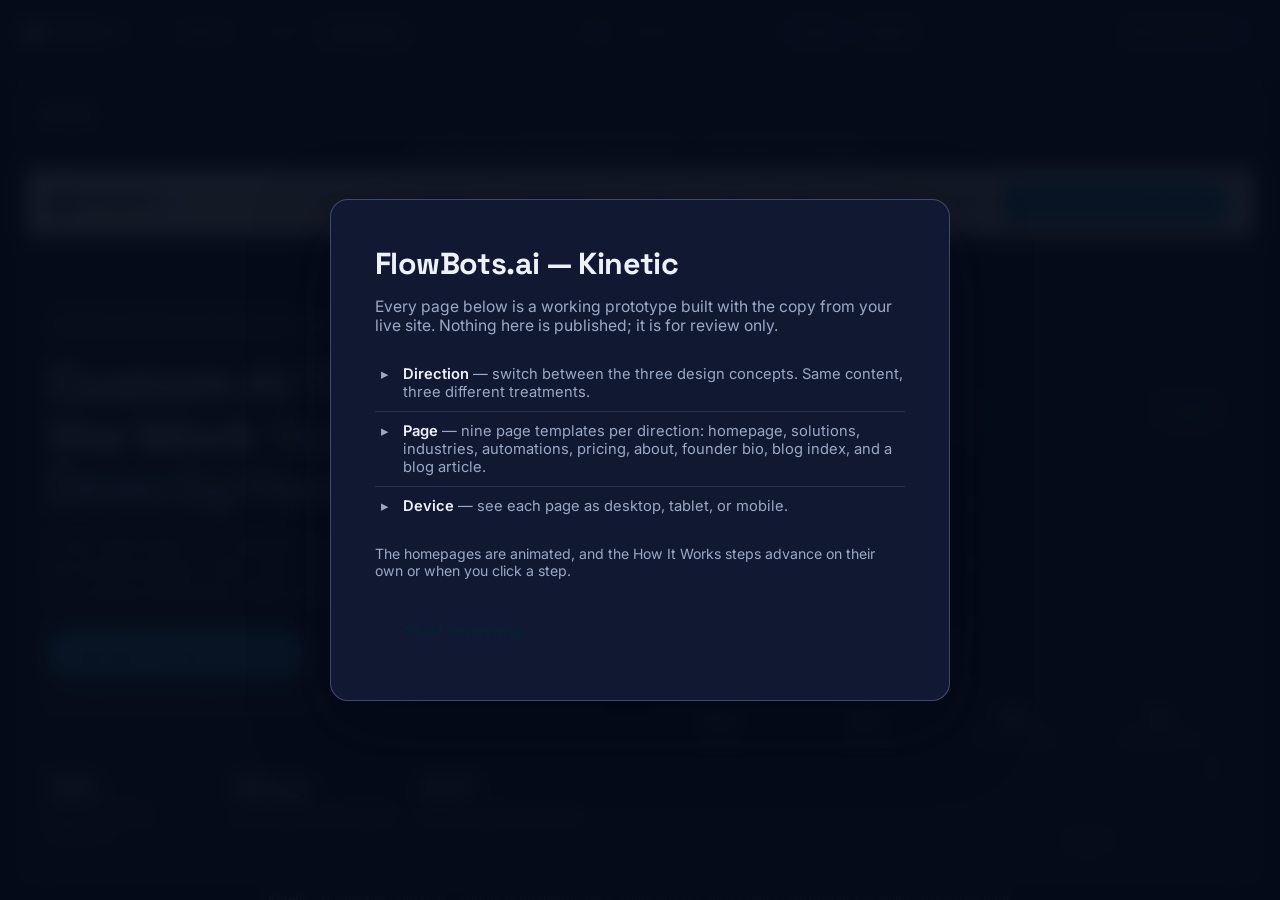
<file: preview.html>
<!DOCTYPE html>
<html lang="en">
<head>
<meta charset="UTF-8">
<meta http-equiv="Cache-Control" content="no-cache, no-store, must-revalidate">
<meta http-equiv="Pragma" content="no-cache">
<meta http-equiv="Expires" content="0">
<meta name="viewport" content="width=device-width, initial-scale=1.0">
<title>FlowBots.ai — Kinetic</title>
<meta name="description" content="Three design directions for flowbots.ai. Switch direction, page, and device.">
<link rel="preconnect" href="https://fonts.googleapis.com">
<link rel="preconnect" href="https://fonts.gstatic.com" crossorigin>
<link href="https://fonts.googleapis.com/css2?family=Space+Grotesk:wght@500;600;700&family=Inter:wght@400;500;600&display=swap" rel="stylesheet">
<style>
:root{
  --bg:#0B1020;
  --panel:#111832;
  --panel-2:#161F3E;
  --line:rgba(150,170,220,.16);
  --line-2:rgba(150,170,220,.34);
  --ink:#EDF2FA;
  --muted:#9BA9C6;
  --faint:#6B7896;
  --cyan:#38BADF;
  --cyan-bright:#6FD8F6;
  --ink-dark:#06222E;
  --shadow:0 24px 70px rgba(2,6,20,.6);
  --font-display:"Space Grotesk",system-ui,sans-serif;
  --font-body:"Inter",system-ui,sans-serif;
}
*{margin:0;padding:0;box-sizing:border-box}
html,body{height:100%}
body{
  font-family:var(--font-body);background:var(--bg);color:var(--ink);
  display:flex;flex-direction:column;overflow:hidden;-webkit-font-smoothing:antialiased;
}
button{font:inherit;cursor:pointer}
:focus-visible{outline:2px solid var(--blue-deep);outline-offset:2px;border-radius:6px}

/* ---------- top control bar ---------- */
.bar{
  flex-shrink:0;background:var(--panel);border-bottom:1px solid var(--line);
  display:flex;align-items:center;gap:22px;padding:12px 20px;flex-wrap:wrap;
}
.bar-brand{display:flex;align-items:center;gap:12px;flex-shrink:0}
.bar-brand svg{height:26px;width:auto}
.bar-brand .tag{
  font-family:var(--font-display);font-size:.68rem;font-weight:600;letter-spacing:.14em;
  text-transform:uppercase;color:var(--blue-deep);border:1px solid var(--line-2);
  border-radius:999px;padding:4px 11px;white-space:nowrap;
}
.group{display:flex;align-items:center;gap:10px}
.group-label{
  font-family:var(--font-display);font-size:.66rem;font-weight:600;letter-spacing:.15em;
  text-transform:uppercase;color:var(--faint);white-space:nowrap;
}
.seg{display:flex;background:var(--panel-2);border:1px solid var(--line);border-radius:10px;padding:3px;gap:2px}
.seg button{
  background:none;border:0;color:var(--muted);padding:8px 15px;border-radius:7px;
  font-size:.86rem;font-weight:500;transition:background .16s,color .16s;white-space:nowrap;
  display:flex;align-items:center;gap:7px;
}
.seg button:hover{color:var(--ink)}
.seg button[aria-pressed="true"]{background:var(--blue-deep);color:var(--ink-dark);font-weight:600}
.seg .swatch{width:9px;height:9px;border-radius:50%;flex-shrink:0}
.sw1{background:linear-gradient(135deg,#0A1628 50%,#38BADF 50%)}
.sw2{background:linear-gradient(135deg,#FBFAF7 50%,#0E8FB4 50%)}
.sw3{background:linear-gradient(135deg,#38BADF,#7B6CF6 55%,#C86DD7)}

select{
  background:var(--panel-2);border:1px solid var(--line);color:var(--ink);
  padding:9px 13px;border-radius:9px;font-size:.88rem;font-family:inherit;min-width:190px;
}
select:hover{border-color:var(--line-2)}

.bar-right{margin-left:auto;display:flex;align-items:center;gap:12px}
.linkbtn{
  background:var(--panel-2);border:1px solid var(--line);color:var(--muted);
  padding:9px 15px;border-radius:9px;font-size:.84rem;font-weight:500;
  display:inline-flex;align-items:center;gap:7px;text-decoration:none;transition:all .16s;
}
.linkbtn:hover{color:var(--ink);border-color:var(--line-2)}

/* ---------- stage ---------- */
.stage{
  flex:1;min-height:0;display:block;overflow:auto;padding:26px;
  background:
    radial-gradient(900px 500px at 50% -10%,rgba(56,186,223,.08),transparent 65%),
    var(--bg);
}
/* Block layout, not flex: as a flex child the wrapper shrink-fits and the
   device widths below resolve against a collapsed parent instead of the stage. */
.stage-inner{max-width:100%}
.frame-wrap{
  transition:width .3s cubic-bezier(.2,.8,.3,1);
  width:100%;max-width:100%;margin:0 auto;
}
.frame-wrap.desktop{width:100%;max-width:1600px}
.frame-wrap{--frame-bg:#FFFFFF}
.frame-wrap.tablet{width:834px;max-width:100%}
.frame-wrap.mobile{width:412px;max-width:100%}

.device{
  background:var(--panel);border:1px solid var(--line-2);border-radius:14px;
  box-shadow:var(--shadow);overflow:hidden;display:flex;flex-direction:column;
}
.frame-wrap.tablet .device,.frame-wrap.mobile .device{border-radius:26px;padding:10px;background:#1A2340}
.frame-wrap.mobile .device{border-radius:34px;padding:11px}
.device-chrome{
  display:flex;align-items:center;gap:8px;padding:9px 14px;
  border-bottom:1px solid var(--line);background:var(--panel-2);flex-shrink:0;
}
.frame-wrap.tablet .device-chrome,.frame-wrap.mobile .device-chrome{display:none}
.device-chrome .dot{width:10px;height:10px;border-radius:50%}
.dot-r{background:#FF6B6B}.dot-y{background:#FFC65C}.dot-g{background:#3FDFA5}
.device-chrome .url{
  margin-left:12px;background:var(--bg);border:1px solid var(--line);border-radius:6px;
  padding:4px 12px;font-size:.75rem;color:var(--faint);flex:1;max-width:420px;
}
.notch{
  display:none;height:22px;align-items:center;justify-content:center;flex-shrink:0;
}
.frame-wrap.mobile .notch{display:flex}
.notch::before{content:"";width:110px;height:5px;border-radius:3px;background:rgba(255,255,255,.22)}

iframe{
  width:100%;border:0;display:block;background:var(--frame-bg,#0A1628);
  height:calc(100vh - 160px);
}
.frame-wrap.tablet iframe{height:1100px;max-height:calc(100vh - 130px);border-radius:16px}
.frame-wrap.mobile iframe{height:880px;max-height:calc(100vh - 130px);border-radius:24px}

/* ---------- loading + meta ---------- */
.stage-meta{
  text-align:center;color:var(--faint);font-size:.78rem;margin:14px auto 0;max-width:900px;
}
.stage-meta b{color:var(--muted);font-weight:600}

/* ---------- welcome overlay ---------- */
.welcome{
  position:fixed;inset:0;z-index:100;background:rgba(6,11,25,.94);backdrop-filter:blur(10px);
  display:flex;align-items:center;justify-content:center;padding:24px;overflow:auto;
}
.welcome.hide{display:none}
.welcome-card{
  background:var(--panel);border:1px solid var(--line-2);border-radius:18px;
  padding:44px;max-width:620px;box-shadow:var(--shadow);
}
.welcome-card h1{font-family:var(--font-display);font-size:1.9rem;margin-bottom:14px;letter-spacing:-.02em}
.welcome-card p{color:var(--muted);margin-bottom:16px;font-size:.98rem}
.welcome-card ul{list-style:none;margin:20px 0}
.welcome-card li{
  color:var(--muted);font-size:.92rem;padding:10px 0 10px 28px;position:relative;
  border-top:1px solid var(--line);
}
.welcome-card li:first-child{border-top:0}
.welcome-card li::before{content:"▸";position:absolute;left:6px;color:var(--blue-deep)}
.welcome-card li b{color:var(--ink);font-weight:600}
.welcome-card .start{
  background:var(--blue-deep);color:var(--ink-dark);border:0;border-radius:10px;
  padding:15px 30px;font-family:var(--font-display);font-weight:600;font-size:1rem;
  margin-top:10px;transition:transform .16s,background .16s;
}
.welcome-card .start:hover{background:var(--blue-bright);transform:translateY(-1px)}

@media(max-width:980px){
  .bar{gap:14px;padding:10px 14px}
  .group-label{display:none}
  .bar-right{display:none}
  .stage{padding:14px}
  .frame-wrap.tablet,.frame-wrap.mobile{width:100%}
  .device-chrome{display:none}
  iframe{height:calc(100vh - 130px)}
  .welcome-card{padding:30px 24px}
}
@media (prefers-reduced-motion:reduce){
  *{transition-duration:.001s!important}
}
</style>
</head>
<body>

<!-- welcome -->
<div class="welcome" id="welcome">
  <div class="welcome-card">
    <h1>FlowBots.ai — Kinetic</h1>
    <p>Every page below is a working prototype built with the copy from your live site. Nothing here is published; it is for review only.</p>
    <ul>
      <li><b>Direction</b> — switch between the three design concepts. Same content, three different treatments.</li>
      <li><b>Page</b> — nine page templates per direction: homepage, solutions, industries, automations, pricing, about, founder bio, blog index, and a blog article.</li>
      <li><b>Device</b> — see each page as desktop, tablet, or mobile.</li>
    </ul>
    <p style="font-size:.88rem">The homepages are animated, and the How It Works steps advance on their own or when you click a step.</p>
    <button class="start" id="startBtn">Start reviewing</button>
  </div>
</div>

<!-- control bar -->
<header class="bar">
  <div class="bar-brand">
    <svg xmlns="http://www.w3.org/2000/svg" width="150" height="28" viewBox="0 0 320 60" role="img" aria-label="flowbots.ai"><g transform="translate(2 4)"><path stroke="#fff" stroke-linecap="round" stroke-width="2.5" d="M26 0v8"/><circle cx="26" r="3" fill="#38badf"/><rect width="44" height="36" x="4" y="10" fill="#fff" rx="12" ry="12"/><rect width="6" height="12" y="22" fill="#fff" rx="3" ry="3"/><rect width="6" height="12" x="46" y="22" fill="#fff" rx="3" ry="3"/><rect width="28" height="16" x="12" y="18" fill="#0a1628" rx="6" ry="6"/><rect width="7" height="10" x="16" y="21" fill="#38badf" rx="3" ry="3"/><rect width="7" height="10" x="29" y="21" fill="#38badf" rx="3" ry="3"/><path stroke="#0a1628" stroke-linecap="round" stroke-width="2" d="M19 40h14"/></g><text x="62" y="40" fill="#fff" font-family="'Space Grotesk',Arial,sans-serif" font-size="34" font-weight="700" letter-spacing="-.5">flowbots<tspan fill="#38badf">.ai</tspan></text></svg>
    <span class="tag">Kinetic</span>
  </div>

  <div class="group">
    <span class="group-label">Page</span>
    <select id="pageSel" aria-label="Page">
      <option value="index.html">Homepage</option>
      <option value="solutions.html">Solutions — After-Hours Call Coverage</option>
      <option value="industries.html">Industries — Medical &amp; Dental</option>
      <option value="automations.html">Automations — Workflow Consulting</option>
      <option value="pricing.html">Pricing</option>
      <option value="about.html">About</option>
      <option value="bio.html">Founder Bio — Brian &amp; Hanson</option>
      <option value="blog.html">Blog Index</option>
      <option value="blog-post.html">Blog Article</option>
    </select>
  </div>

  <div class="group">
    <span class="group-label">Device</span>
    <div class="seg" id="devSeg" role="group" aria-label="Device preview">
      <button data-dev="desktop" aria-pressed="true">Desktop</button>
      <button data-dev="tablet" aria-pressed="false">Tablet</button>
      <button data-dev="mobile" aria-pressed="false">Mobile</button>
    </div>
  </div>

  <div class="bar-right">
    <a class="linkbtn" id="openNew" href="index.html?motion=on" target="_blank" rel="noopener">Open full screen ↗</a>
  </div>
</header>

<!-- stage -->
<main class="stage">
  <div class="stage-inner">
    <div class="frame-wrap desktop" id="frameWrap">
      <div class="device">
        <div class="device-chrome">
          <span class="dot dot-r"></span><span class="dot dot-y"></span><span class="dot dot-g"></span>
          <span class="url" id="urlBar">flowbots.ai</span>
        </div>
        <div class="notch"></div>
        <iframe id="preview" src="index.html" title="Design preview"></iframe>
      </div>
    </div>
    <p class="stage-meta" id="stageMeta"><b>Direction 1 — Mission Control</b> · Homepage · Desktop</p>
  </div>
</main>

<script>
(function(){
  var PAGE_URLS = {
    'index.html':'flowbots.ai',
    'solutions.html':'flowbots.ai/services/voice-ai/after-hours-call-coverage/',
    'industries.html':'flowbots.ai/industries/healthcare/medical-dental-practices/',
    'automations.html':'flowbots.ai/custom-ai-automations/workflow-automation-consulting/',
    'pricing.html':'flowbots.ai/pricing/',
    'about.html':'flowbots.ai/about/',
    'bio.html':'flowbots.ai/about/brian-hong/',
    'blog.html':'flowbots.ai/blog/',
    'blog-post.html':'flowbots.ai/ai-for-tour-operators-automate-bookings-confirmations-and-reviews/'
  };

  var page = 'index.html', dev = 'desktop';
  // accept a handoff from the floating selector on a design page
  (function(){
    try{
      var q = new URLSearchParams(location.search);
      var qp = q.get('page'), qd = q.get('device');
      if (qp) page = qp;
      if (qd === 'tablet' || qd === 'mobile' || qd === 'desktop') dev = qd;
    }catch(e){}
  })();
  var frame = document.getElementById('preview');
  var wrap = document.getElementById('frameWrap');
  var meta = document.getElementById('stageMeta');
  var urlBar = document.getElementById('urlBar');
  var openNew = document.getElementById('openNew');
  var pageSel = document.getElementById('pageSel');

  function labelFor(sel){
    var o = sel.options[sel.selectedIndex];
    return o ? o.textContent.split('—')[0].trim() : '';
  }
  function render(){
    // ?motion=on tells the page to animate even when the viewer's OS asks for
    // reduced motion — otherwise these prototypes look completely static.
    var q = '?motion=on';   // the designs are always animated
    frame.src = page + q;
    wrap.className = 'frame-wrap ' + dev;
    urlBar.textContent = PAGE_URLS[page] || 'flowbots.ai';
    openNew.href = page + q;
    meta.innerHTML = '<b>Kinetic</b> · ' + labelFor(pageSel) +
      ' · ' + dev.charAt(0).toUpperCase() + dev.slice(1) + ' &nbsp;·&nbsp; Bright high-energy SaaS. White ground, vivid cyan-violet-magenta gradient, oversized type.';
  }
  function bindSeg(id, attr, setter){
    var seg = document.getElementById(id);
    seg.addEventListener('click', function(e){
      var btn = e.target.closest('button');
      if(!btn) return;
      seg.querySelectorAll('button').forEach(function(b){ b.setAttribute('aria-pressed','false'); });
      btn.setAttribute('aria-pressed','true');
      setter(btn.getAttribute(attr));
      render();
    });
  }
  bindSeg('devSeg','data-dev',function(v){
    if (v === 'desktop') { location.href = page; return; }  // back to the full page
    dev = v;
  });
  (function(){
    var sel = document.getElementById('pageSel');
    if (sel) sel.value = page;
    document.querySelectorAll('#devSeg button').forEach(function(b){
      b.setAttribute('aria-pressed', b.getAttribute('data-dev') === dev ? 'true' : 'false');
    });
  })();
  pageSel.addEventListener('change', function(){ page = pageSel.value; render(); });

  /* Always open on the Homepage. The previous build restored the last view
     from localStorage, so reopening the link dropped you wherever you left
     off instead of at the start of the walkthrough. */

  /* welcome overlay — shown once per browser */
  var welcome = document.getElementById('welcome');
  var seen = false;
  try{ seen = localStorage.getItem('fb-welcome') === '1'; }catch(e){}
  if(seen) welcome.classList.add('hide');
  document.getElementById('startBtn').addEventListener('click', function(){
    welcome.classList.add('hide');
    try{ localStorage.setItem('fb-welcome','1'); }catch(e){}
  });

  /* keyboard: arrows change page */
  document.addEventListener('keydown', function(e){
    if(e.target.tagName === 'SELECT' || !welcome.classList.contains('hide')) return;
    if(e.key === 'ArrowRight' || e.key === 'ArrowLeft'){
      var i = pageSel.selectedIndex + (e.key === 'ArrowRight' ? 1 : -1);
      if(i < 0) i = pageSel.options.length - 1;
      if(i >= pageSel.options.length) i = 0;
      pageSel.selectedIndex = i;
      page = pageSel.value;
      render();
    }
  });

  render();
})();
</script>
</body>
</html>
</file>
<file: style.css>
/* ============================================================
   FLOWBOTS — dense homepage system, two skins.

   Built against the Infintech Designs homepage as the density
   reference: standard sticky top nav, full-bleed sections edge
   to edge, high information per screen, tight vertical rhythm.

   Two rules this file exists to obey:

   1. NO EMPTY GRID TRACKS. The previous build put the section
      heading in a two-column grid and left the second column
      empty in nine sections -- 500px wide, 6px tall, holding
      42% of the page. `.head` is now ONE column.
   2. TIGHT SPACING. Section padding is 72px, not 128-174px.
      The top of the spacing scale came down with it.

   `body.skin-light` and `body.skin-dark` select the look. Both
   share the same markup and the same mechanics.

   Colour is keyed to the SECTION TONE, never to a semantic
   modifier, so a component on two grounds cannot go invisible
   on one. Accent is blue on every tone -- there is no warm
   accent anywhere in either skin.
   ============================================================ */

:root{
  --cy:#38BADF;
  --cy-lite:#8AE6FF;
  --cy-text:#06596E;          /* text-safe blue on light grounds */
  --ink:#0A1628;

  --s1:4px; --s2:8px; --s3:12px; --s4:16px; --s5:20px;
  --s6:28px; --s7:36px; --s8:48px; --s9:56px; --s10:72px;

  --r:14px; --r-sm:10px; --r-pill:999px;
  --font-d:"Sora",system-ui,sans-serif;
  --font-b:"Inter",system-ui,sans-serif;
  --ease:cubic-bezier(.23,1,.32,1);
  --wrap:1280px;
  --check:url("data:image/svg+xml,%3Csvg xmlns='http://www.w3.org/2000/svg' viewBox='0 0 24 24' fill='none' stroke='%23000' stroke-width='2.6' stroke-linecap='round' stroke-linejoin='round'%3E%3Cpath d='m4.6 12.4 4.8 4.8 10-10.4'/%3E%3C/svg%3E");
}

/* ---------- SKIN: LIGHT — pale grounds, rounded cards, centred heads ---------- */
.skin-light{
  --page:#FFFFFF; --nav-bg:rgba(255,255,255,.94); --nav-ln:rgba(10,22,40,.10);
  --card-r:16px; --head-align:center; --head-mx:auto;
}
.skin-light .t1{--tone:#FFFFFF;--fg:#0A1628;--fg2:#3E5C76;--fg3:#54718A;--acc:var(--cy-text);--ln:rgba(10,22,40,.11);--card:#F6FAFD;--cln:rgba(10,22,40,.09)}
.skin-light .t2{--tone:#EDF5FA;--fg:#0A1628;--fg2:#38596F;--fg3:#4C6C83;--acc:var(--cy-text);--ln:rgba(10,22,40,.13);--card:#FFFFFF;--cln:rgba(10,22,40,.10)}
.skin-light .t3{--tone:#0B1B2B;--fg:#FFFFFF;--fg2:#B3CDDD;--fg3:#8FAFC4;--acc:var(--cy-lite);--ln:rgba(255,255,255,.14);--card:rgba(255,255,255,.06);--cln:rgba(255,255,255,.16)}
.skin-light .t4{--tone:#E3EFF6;--fg:#0A1628;--fg2:#35566C;--fg3:#496A81;--acc:var(--cy-text);--ln:rgba(10,22,40,.14);--card:#FFFFFF;--cln:rgba(10,22,40,.10)}

/* ---------- SKIN: DARK — the Obsidian direction, rebuilt as chrome ----------
   Reference: the Hexacore shot. A near-black ground under a cyan
   atmosphere, brushed-steel surfaces, silver-gradient headline accents,
   and everything on a pill. It carries its own display face: a shared
   headline font was doing more than anything else to make the three
   directions read as one. */
.skin-dark{
  --page:#05070C;
  --nav-bg:rgba(5,7,12,.72); --nav-ln:rgba(255,255,255,.07);
  --card-r:14px; --head-align:center; --head-mx:auto;
  --font-d:"Space Grotesk",system-ui,sans-serif;
}

/* Two dark tones, strictly alternating, driven by POSITION rather than by
   the tone class. The tone classes are assigned per section in the builder
   and were never in alternating order, which is why the bands never read as
   alternating. Keyed off nth-of-type, the rhythm holds however the sections
   are arranged. */
.skin-dark .sec,.skin-dark .close{--fg:#FFFFFF;--fg2:#BAC8D3;--fg3:#94A6B4;
  --acc:var(--cy-lite);--ln:rgba(255,255,255,.085);
  --card:rgba(255,255,255,.035);--cln:rgba(255,255,255,.11)}
/* GRADIENT BANDS. Two tones still alternate, so the rhythm holds; what
   changes is that each band is a surface with light falling across it
   rather than a flat fill, and the direction flips band to band so the
   seams read as one continuous sheet of metal.

   EVERY STOP IS OPAQUE, and that is not a style choice. A ground built
   from stacked transparent gradients cannot be measured against, which is
   exactly what put 39 contrast failures into the first Halo build. The
   cyan bloom on the steel bands is pre-composited into its stop colour
   (#102737 is rgba(56,186,223,.10) over #0B1724) so the checker reads the
   real pixel rather than guessing at a blend. */
.skin-dark main .sec:nth-of-type(even){--tone:#05070C;background-color:#05070C;
  background-image:linear-gradient(180deg,#080E17 0%,#05070C 58%,#070C14 100%)}
.skin-dark main .sec:nth-of-type(odd){--tone:#0B1724;background-color:#0B1724;
  background-image:linear-gradient(180deg,#102737 0%,#0B1724 55%,#0A1420 100%)}
/* flip the falloff every other pair, so four bands never repeat identically */
.skin-dark main .sec:nth-of-type(4n+1){background-image:linear-gradient(180deg,#0A1420 0%,#0B1724 45%,#102737 100%)}
.skin-dark main .sec:nth-of-type(4n){background-image:linear-gradient(180deg,#070C14 0%,#05070C 42%,#080E17 100%)}

.skin-dark .logos{background-color:#0B1724;
  background-image:linear-gradient(180deg,#0E2131 0%,#0B1724 100%)}
.skin-dark .close{background-color:#05070C;
  background-image:linear-gradient(180deg,#05070C 0%,#0C2030 55%,#061019 100%)}

*,*::before,*::after{box-sizing:border-box}
html{-webkit-text-size-adjust:100%}
body{margin:0;background:var(--page);font-family:var(--font-b);font-size:16px;line-height:1.55;
  color:var(--ink);-webkit-font-smoothing:antialiased}
.skin-dark body,body.skin-dark{color:#fff}
img{max-width:100%;height:auto;display:block}
ul,ol{margin:0;padding:0;list-style:none}
p{margin:0 0 var(--s4)}
p:last-child{margin-bottom:0}
h1,h2,h3{font-family:var(--font-d);margin:0 0 var(--s3);color:var(--fg)}
h1{font-size:clamp(2.2rem,3.9vw,3.4rem);line-height:1.08;letter-spacing:-.032em;font-weight:700}
h2{font-size:clamp(1.6rem,2.5vw,2.15rem);line-height:1.14;letter-spacing:-.026em;font-weight:700}
h3{font-size:1.04rem;line-height:1.32;letter-spacing:-.01em;font-weight:600}
a{color:var(--acc,var(--cy-text))}
.sr-only{position:absolute;width:1px;height:1px;overflow:hidden;clip:rect(0 0 0 0);white-space:nowrap}
.ico{width:20px;height:20px;fill:none;stroke:currentColor;stroke-width:1.9;stroke-linecap:round;stroke-linejoin:round}
.wrap{width:min(100% - 40px,var(--wrap));margin-inline:auto}

/* ---------- sections: full bleed, tight, alternating ---------- */
.sec{padding:var(--s10) 0;background:var(--tone);color:var(--fg)}
/* The in-page CTAs now land on real sections, so every anchor target has to
   clear the sticky nav or the heading lands underneath it. */
.sec,.logos,.close,#assessment{scroll-margin-top:84px}
.sec p{color:var(--fg2)}
.sec h2,.sec h3{color:var(--fg)}
.grad{color:var(--acc)}
.eyebrow{display:inline-block;font-size:.71rem;font-weight:600;letter-spacing:.15em;
  text-transform:uppercase;color:var(--acc);margin-bottom:var(--s2)}

/* ONE column. No second track to leave empty. */
.head{text-align:var(--head-align);max-width:760px;margin:0 var(--head-mx) var(--s8)}
.head h2{margin:0}
.head .sub{color:var(--fg2);font-size:1rem;margin:var(--s3) 0 0;max-width:62ch}
.skin-light .head .sub{margin-inline:auto}
.head + .head{margin-top:var(--s10)}
.cta-c{text-align:center;margin-top:var(--s8)}
.srcnote{text-align:center;color:var(--fg3);font-size:.82rem;max-width:760px;margin:var(--s7) auto 0}

/* ---------- dense grids ---------- */
.g2{display:grid;grid-template-columns:repeat(2,minmax(0,1fr));gap:var(--s5)}
.g3{display:grid;grid-template-columns:repeat(3,minmax(0,1fr));gap:var(--s5)}
.g4{display:grid;grid-template-columns:repeat(4,minmax(0,1fr));gap:var(--s5)}
.g5{display:grid;grid-template-columns:repeat(5,minmax(0,1fr));gap:var(--s4)}

/* ---------- buttons ---------- */
.btn{display:inline-flex;align-items:center;justify-content:center;gap:var(--s2);min-height:50px;
  padding:0 24px;border:1px solid transparent;border-radius:var(--r-sm);font-family:var(--font-b);
  font-size:.95rem;font-weight:600;line-height:1;text-decoration:none;cursor:pointer;
  transition:transform 160ms var(--ease),filter 200ms var(--ease),background-color 200ms var(--ease)}
.skin-light .btn{border-radius:var(--r-pill)}
.btn:active{transform:scale(.975)}
.btn-p{background:var(--cy);color:#04121C;box-shadow:0 4px 16px rgba(56,186,223,.28)}
.btn-p:hover{filter:brightness(1.07)}
.btn-s{background:transparent;color:var(--fg);border-color:var(--ln)}
.btn-s:hover{background:var(--card)}
.btn-g{background:transparent;color:#fff;border-color:rgba(255,255,255,.3)}
.btn-sm{min-height:44px;padding:0 18px;font-size:.88rem}
.cta-row{display:flex;flex-wrap:wrap;gap:var(--s3)}

/* ---------- top strip + standard sticky nav ---------- */
.topstrip{background:var(--ink);color:#CFE4EF;font-size:.78rem;text-align:center;padding:7px 16px}
.skin-dark .topstrip{background:#04080E;color:#9FBED2}
.topstrip b{color:#fff;font-weight:600}
.topstrip .sep{margin:0 9px;color:#8FAFC4}
.nav{position:sticky;top:0;z-index:80;background:var(--nav-bg);
  backdrop-filter:blur(14px);-webkit-backdrop-filter:blur(14px);border-bottom:1px solid var(--nav-ln)}
.nav-in{display:flex;align-items:center;gap:var(--s6);min-height:66px}
.brand{display:flex;align-items:center;min-height:44px;flex:0 0 auto}
.skin-dark .brand{color:#fff}
.brand svg{width:168px;height:32px}
.nav-links{display:flex;gap:var(--s2);margin-left:auto}
.nav-links a{display:inline-flex;align-items:center;justify-content:center;min-height:44px;min-width:44px;
  padding:0 12px;border-radius:var(--r-sm);text-decoration:none;font-size:.9rem;font-weight:500;
  color:var(--nav-fg,#3E5C76)}
.skin-dark .nav-links a{color:#AFC9DA}
.nav-links a:hover{color:var(--cy-text);background:rgba(10,22,40,.05)}
.skin-dark .nav-links a:hover{color:#fff;background:rgba(255,255,255,.07)}
.nav-cta{display:flex;align-items:center;gap:var(--s3);margin-left:var(--s5)}
.nav-phone{display:inline-flex;align-items:center;min-height:44px;font-weight:600;font-size:.9rem;
  text-decoration:none;white-space:nowrap;color:var(--ink)}
.skin-dark .nav-phone{color:#fff}
.nav-tog{display:none;width:44px;height:44px;align-items:center;justify-content:center;background:transparent;
  border:1px solid var(--nav-ln);border-radius:var(--r-sm);color:currentColor;cursor:pointer}
.nav-mob{display:none;flex-direction:column;padding:var(--s4) 20px var(--s6);
  background:var(--page);border-bottom:1px solid var(--nav-ln)}
.nav-mob a{padding:12px 0;text-decoration:none;font-weight:500;border-bottom:1px solid var(--nav-ln);
  min-height:44px;display:flex;align-items:center;color:var(--ink)}
.skin-dark .nav-mob a{color:#fff}
.nav-mob.open{display:flex}

/* ============================================================
   HERO — full bleed, no side gutters
   ============================================================ */
.hero{position:relative;overflow:hidden;isolation:isolate;padding:var(--s10) 0;
  background:var(--hero-bg,#0B1B2B);color:#fff}
.skin-dark .hero{background:#05070C}
/* the hero melts into the band below it instead of stopping at an edge */
.skin-dark .hero::after{content:"";position:absolute;left:0;right:0;bottom:0;height:200px;
  background:linear-gradient(180deg,rgba(11,23,36,0),#0B1724);pointer-events:none;z-index:0}

/* --- ATMOSPHERE: three soft washes, no hard shape. The reference is
   weather, not objects, which is the clearest break from the rotating
   glass this direction used to carry. Keyframes move only; opacity is
   never animated, so a stalled clock cannot hide anything. --- */
.aura{position:absolute;border-radius:50%;pointer-events:none;filter:blur(90px)}
.a1{width:min(1100px,120%);height:600px;left:50%;top:-180px;transform:translateX(-50%);
  background:radial-gradient(closest-side,rgba(56,186,223,.30),rgba(56,186,223,0) 70%)}
.a2{width:min(780px,90%);height:520px;right:-160px;top:80px;
  background:radial-gradient(closest-side,rgba(1,51,76,.90),rgba(1,51,76,0) 72%)}
.a3{width:min(900px,110%);height:420px;left:-200px;bottom:-140px;
  background:radial-gradient(closest-side,rgba(56,186,223,.15),rgba(56,186,223,0) 72%)}
.motion-on .a1{animation:drift1 19s ease-in-out infinite alternate}
.motion-on .a3{animation:drift2 26s ease-in-out infinite alternate}
@keyframes drift1{from{transform:translateX(-50%) translateY(0)}
  to{transform:translateX(-50%) translateY(40px)}}
@keyframes drift2{from{transform:translate(0,0)}to{transform:translate(64px,-34px)}}
/* a fine grain over the wash, so a wide screen does not band the gradient */
.grain{position:absolute;inset:0;pointer-events:none;opacity:.55;
  background-image:radial-gradient(rgba(255,255,255,.05) 1px,rgba(255,255,255,0) 1px);
  background-size:3px 3px}
.hfx{position:absolute;inset:0;z-index:0}
.gl{position:absolute;border-radius:58% 42% 51% 49% / 47% 55% 45% 53%;
  background:conic-gradient(from 0deg,#38BADF,#7FE3FF,#1E9FC6,#0A7A96,#4FD1E8,#38BADF);
  filter:blur(60px);opacity:.34;mix-blend-mode:screen;will-change:transform,border-radius}
.gl-1{width:620px;height:620px;right:-120px;top:-160px}
.gl-2{width:440px;height:440px;right:240px;bottom:-180px;opacity:.26;
  background:conic-gradient(from 140deg,#0A7A96,#38BADF,#9BEAFF,#1E9FC6,#0A7A96)}
/* rotating and morphing, per the reference */
.motion-on .gl-1{animation:spin 30s linear infinite, morph 13s ease-in-out infinite alternate}
.motion-on .gl-2{animation:spinr 42s linear infinite, morph2 17s ease-in-out infinite alternate}
@keyframes spin{from{transform:rotate(0)}to{transform:rotate(360deg)}}
@keyframes spinr{from{transform:rotate(360deg)}to{transform:rotate(0)}}
@keyframes morph{0%{border-radius:58% 42% 51% 49% / 47% 55% 45% 53%}
  50%{border-radius:38% 62% 34% 66% / 63% 38% 62% 37%}
  100%{border-radius:66% 34% 62% 38% / 36% 64% 36% 64%}}
@keyframes morph2{0%{border-radius:44% 56% 62% 38% / 55% 42% 58% 45%}
  50%{border-radius:63% 37% 40% 60% / 38% 61% 39% 62%}
  100%{border-radius:35% 65% 55% 45% / 60% 35% 65% 40%}}

.hero-in{position:relative;z-index:1;display:grid;grid-template-columns:minmax(0,1fr) minmax(0,1.08fr);
  gap:var(--s9);align-items:center}
.hero h1{color:#fff;margin-bottom:var(--s4)}
.hero .grad{color:var(--cy-lite)}
.lede{color:#B3CDDD;font-size:1.04rem;max-width:46ch;margin-bottom:var(--s5)}
.micro{color:#8FAFC4;font-size:.83rem;margin-top:var(--s3)}
.pill{display:inline-flex;align-items:center;gap:var(--s2);padding:7px 15px 7px 11px;border-radius:var(--r-pill);
  background:rgba(255,255,255,.08);border:1px solid rgba(255,255,255,.15);font-size:.79rem;color:#B3CDDD;margin:0 0 var(--s4)}
.pd{width:6px;height:6px;border-radius:50%;background:var(--cy);box-shadow:0 0 0 4px rgba(56,186,223,.20)}
.hero .btn-s{color:#fff;border-color:rgba(255,255,255,.28)}
.hero .btn-s:hover{background:rgba(255,255,255,.09)}
.hero-pts{display:grid;grid-template-columns:repeat(3,minmax(0,1fr));gap:var(--s4);
  margin-top:var(--s7);padding-top:var(--s6);border-top:1px solid rgba(255,255,255,.14)}
.hero-pts b{display:block;font-family:var(--font-d);font-size:1.5rem;font-weight:700;color:#fff;line-height:1}
.hero-pts span{display:block;font-size:.79rem;color:#8FAFC4;margin-top:5px;line-height:1.35}

/* ---------- the console ---------- */
.panel{background:rgba(8,16,27,.82);border:1px solid rgba(255,255,255,.15);border-radius:var(--r);
  box-shadow:0 24px 60px rgba(0,0,0,.42),inset 0 1px 0 rgba(255,255,255,.08);
  backdrop-filter:blur(18px) saturate(1.3);-webkit-backdrop-filter:blur(18px) saturate(1.3);overflow:hidden}
.panel-bar{display:flex;align-items:center;gap:7px;padding:12px 16px;background:rgba(255,255,255,.05);
  border-bottom:1px solid rgba(255,255,255,.10)}
.panel-bar .dot{width:10px;height:10px;border-radius:50%;flex:0 0 auto}
.dot-r{background:#FF5F57}.dot-y{background:#FEBC2E}.dot-g{background:#28C840}
.panel-bar .addr{margin-left:9px;font-size:.74rem;color:#8FAFC4;font-family:ui-monospace,SFMono-Regular,Menlo,monospace;
  white-space:nowrap;overflow:hidden;text-overflow:ellipsis}
.live-flag{margin-left:auto;display:inline-flex;align-items:center;gap:5px;padding:3px 10px;border-radius:var(--r-pill);
  background:rgba(40,200,64,.17);border:1px solid rgba(40,200,64,.38);color:#7CE894;font-size:.66rem;
  font-weight:600;letter-spacing:.06em;text-transform:uppercase}
.live-flag::before{content:"";width:5px;height:5px;border-radius:50%;background:#28C840}
.motion-on .live-flag::before{animation:blip 2s ease-in-out infinite}
@keyframes blip{0%,100%{opacity:1}50%{opacity:.32}}
.feed{padding:8px 10px;min-height:250px}
.feed-item{display:grid;grid-template-columns:auto 1fr auto;gap:12px;align-items:center;padding:12px 10px;border-radius:10px}
.feed-item + .feed-item{border-top:1px solid rgba(255,255,255,.07)}
/* moves, never fades: opacity stays 1 so a stalled clock cannot hide a line */
.motion-on .feed-item{animation:feedin 400ms var(--ease) backwards}
@keyframes feedin{from{transform:translateY(9px)}to{transform:none}}
.feed-icon{width:35px;height:35px;border-radius:9px;display:grid;place-items:center;
  background:rgba(56,186,223,.15);border:1px solid rgba(56,186,223,.30);color:#8AE6FF}
.feed-icon .ico{width:17px;height:17px}
.feed-item b{display:block;color:#fff;font-size:.86rem;font-weight:600;line-height:1.32}
.feed-item span{display:block;color:#B3CDDD;font-size:.77rem;line-height:1.38}
.feed-item time{color:#8FAFC4;font-size:.7rem;white-space:nowrap}
.panel-foot{display:grid;grid-template-columns:repeat(4,1fr);border-top:1px solid rgba(255,255,255,.10);
  background:rgba(255,255,255,.035)}
.panel-foot > div{padding:13px 8px;text-align:center}
.panel-foot > div + div{border-left:1px solid rgba(255,255,255,.08)}
.panel-foot b{display:block;font-family:var(--font-d);font-size:1.2rem;font-weight:700;color:#fff;line-height:1.1}
.panel-foot span{display:block;font-size:.64rem;color:#8FAFC4;margin-top:3px}

/* ---------- logo strip ---------- */
.logos{padding:var(--s7) 0;background:var(--tone,#fff);border-bottom:1px solid rgba(10,22,40,.09)}
.skin-light .logos{background:#F6FAFD}
.skin-dark .logos{border-bottom-color:rgba(255,255,255,.07)}
.lg-t{text-align:center;font-size:.72rem;font-weight:600;letter-spacing:.15em;text-transform:uppercase;
  color:#4C6B85;margin:0 0 var(--s5)}
.skin-dark .lg-t{color:#88A7BD}
.lg-m{overflow:hidden;-webkit-mask-image:linear-gradient(90deg,transparent,#000 8%,#000 92%,transparent);
  mask-image:linear-gradient(90deg,transparent,#000 8%,#000 92%,transparent)}
.lg-track{display:flex;width:max-content}
.motion-on .lg-track{animation:marq 42s linear infinite}
@keyframes marq{from{transform:translateX(0)}to{transform:translateX(-50%)}}
.int-marks{display:flex;align-items:center;gap:var(--s10);padding-right:var(--s10)}
.int-logo{color:#33536D;flex:0 0 auto}
.skin-dark .int-logo{color:#9BB8CC}

/* ============================================================
   CARDS — every grid item is a real card with real content
   ============================================================ */
.pb,.pc,.bc,.tc,.ac,.ic,.fc,.cc,.cmp,.note,.stat{
  background:var(--card);border:1px solid var(--cln);border-radius:var(--card-r)}
.pb,.pc,.bc,.cc,.cmp,.note{padding:var(--s6)}
.stat{padding:var(--s6) var(--s4);text-align:center}
.tc{padding:var(--s5)}

.stat b{display:block;font-family:var(--font-d);font-size:clamp(1.8rem,2.7vw,2.4rem);font-weight:700;
  color:var(--acc);line-height:1;letter-spacing:-.03em}
.s-l{display:block;font-size:.87rem;font-weight:600;color:var(--fg);margin-top:var(--s3)}
.s-src{display:block;font-size:.7rem;color:var(--fg3);margin-top:5px}
.stats{margin-bottom:var(--s5)}

.pc-t{display:inline-block;font-size:.65rem;font-weight:600;letter-spacing:.11em;text-transform:uppercase;
  color:var(--acc);border:1px solid currentColor;padding:3px 9px;border-radius:var(--r-pill);margin-bottom:var(--s3)}
.pc-n{display:block;font-family:var(--font-d);font-size:1.7rem;font-weight:700;color:var(--fg);line-height:1;
  letter-spacing:-.03em;margin-bottom:var(--s2)}
.pc h3{margin-bottom:var(--s2)}
.pc p{font-size:.88rem;margin-bottom:var(--s2)}
.pc-s{font-size:.69rem;color:var(--fg3)}

.pb-n{display:block;font-family:var(--font-d);font-size:1.3rem;font-weight:700;color:var(--acc);
  line-height:1;margin-bottom:var(--s3)}
.pb h3{margin-bottom:var(--s2)}
.pb p{font-size:.92rem;margin:0}

.bc-i{width:42px;height:42px;border-radius:11px;display:grid;place-items:center;margin-bottom:var(--s4);
  background:rgba(56,186,223,.13);border:1px solid rgba(56,186,223,.28);color:var(--acc)}
.bc-q{font-size:.82rem;font-style:italic;color:var(--fg3);margin-bottom:var(--s2)}
.bc h3{margin-bottom:var(--s2)}
.bc-p{font-size:.9rem;margin-bottom:var(--s4)}
.bc ul{display:grid;gap:7px}
.bc li{position:relative;padding-left:24px;font-size:.85rem;color:var(--fg2)}
.bc li::before{content:"";position:absolute;left:0;top:.4em;width:14px;height:14px;background:var(--acc);
  -webkit-mask:var(--check) center/12px no-repeat;mask:var(--check) center/12px no-repeat}

.tc-n{display:block;font-family:var(--font-d);font-size:.74rem;font-weight:700;letter-spacing:.12em;
  color:var(--acc);margin-bottom:var(--s3)}
.tc-i{width:38px;height:38px;border-radius:10px;display:grid;place-items:center;margin-bottom:var(--s3);
  background:rgba(56,186,223,.13);border:1px solid rgba(56,186,223,.26);color:var(--acc)}
.tc h3{font-size:.95rem;margin-bottom:var(--s2)}
.tc p{font-size:.84rem;margin:0}

.ac{overflow:hidden}
.ac img{width:100%;aspect-ratio:4/3;object-fit:cover}
.ac h3{font-size:.85rem;padding:var(--s4);margin:0;border-top:1px solid var(--cln)}

.ic{overflow:hidden}
.ic img{width:100%;aspect-ratio:16/10;object-fit:cover}
.ic-b{padding:var(--s5)}
.ic h3{font-size:1.15rem;margin-bottom:var(--s3)}
.ic ul{display:flex;flex-wrap:wrap;gap:5px 0}
.ic li{color:var(--fg2);font-size:.85rem}
.ic li + li::before{content:"\2726";color:var(--acc);opacity:.6;margin:0 8px;font-size:.7em;vertical-align:middle}

/* table */
.tw{overflow-x:auto;border:1px solid var(--cln);border-radius:var(--card-r);background:var(--card)}
table{width:100%;border-collapse:collapse;min-width:520px}
th,td{padding:14px 20px;text-align:left;border-bottom:1px solid var(--ln);font-size:.92rem}
th{font-family:var(--font-d);font-size:.71rem;font-weight:600;letter-spacing:.12em;text-transform:uppercase;
  color:var(--fg3)}
tbody tr:last-child td{border-bottom:0}
td{color:var(--fg2)}
td:first-child{color:var(--fg);font-weight:500}
td.hi{color:var(--acc);font-weight:700;font-family:var(--font-d)}

/* photo band */
.ol-sec{padding:0}
.ol-sec .wrap{width:100%}
.ol{position:relative;margin:0}
.ol img{width:100%;height:auto}
.ol figcaption{position:absolute;left:0;right:0;bottom:0;padding:var(--s10) var(--s8) var(--s7);
  background:linear-gradient(180deg,rgba(4,10,18,0),rgba(4,10,18,.88) 62%)}
.ol figcaption b{display:block;font-family:var(--font-d);font-size:1.3rem;color:#fff;margin-bottom:5px}
.ol figcaption span{color:#C4DAE8;font-size:.92rem}

/* founders */
.quote{margin:0 0 var(--s7);font-family:var(--font-d);font-size:clamp(1.1rem,1.8vw,1.4rem);line-height:1.42;
  color:var(--fg);font-weight:500;letter-spacing:-.016em;text-align:var(--head-align);max-width:900px;
  margin-inline:var(--head-mx)}
.quote footer{margin-top:var(--s4);font-family:var(--font-b);font-size:.84rem;font-weight:600;color:var(--acc)}
.fc{display:grid;grid-template-columns:88px 1fr;gap:var(--s4);align-items:start;padding:var(--s5)}
.fc img{width:88px;height:88px;border-radius:var(--card-r);object-fit:cover}
.fc h3{margin-bottom:3px}
.fc-r{display:block;font-size:.69rem;font-weight:600;letter-spacing:.09em;text-transform:uppercase;
  color:var(--acc);margin-bottom:var(--s3)}
.fc p{font-size:.87rem}
.fc a{font-weight:600;text-decoration:none}
.fc a:hover{text-decoration:underline}
.note{margin-top:var(--s5)}

/* cost */
.cc b{display:block;font-family:var(--font-d);font-size:1.7rem;font-weight:700;color:var(--acc);
  line-height:1;letter-spacing:-.03em;margin-bottom:var(--s3)}
.cc h3{margin-bottom:var(--s2)}
.cc p{font-size:.88rem;margin:0}
.pricenote{text-align:center;margin-top:var(--s6);font-size:.98rem;color:var(--fg2)}
.pricenote strong{color:var(--fg)}
.cmp-t{display:inline-block;font-size:.67rem;font-weight:600;letter-spacing:.11em;text-transform:uppercase;
  padding:4px 10px;border-radius:var(--r-pill);margin-bottom:var(--s3);border:1px solid currentColor;color:var(--acc)}
.cmp.yes{border-color:rgba(56,186,223,.36)}
.cmp ul{display:grid;gap:9px;margin-top:var(--s3)}
.cmp li{position:relative;padding-left:24px;color:var(--fg2);font-size:.88rem}
.cmp.no li::before{content:"";position:absolute;left:2px;top:.5em;width:10px;height:2px;background:var(--fg3);border-radius:2px}
.cmp.yes li::before{content:"";position:absolute;left:0;top:.4em;width:14px;height:14px;background:var(--acc);
  -webkit-mask:var(--check) center/12px no-repeat;mask:var(--check) center/12px no-repeat}

/* lead */
.lead{display:grid;grid-template-columns:minmax(0,1fr) minmax(0,1.05fr);gap:var(--s9);align-items:start}
.lead-l h2{margin-bottom:var(--s3)}
.lead-l .sub{color:var(--fg2);margin-bottom:var(--s4)}
.assure{display:grid;gap:8px;margin:var(--s4) 0}
.assure li{position:relative;padding-left:24px;color:var(--fg);font-size:.9rem;font-weight:500}
.assure li::before{content:"";position:absolute;left:0;top:.4em;width:14px;height:14px;background:var(--acc);
  -webkit-mask:var(--check) center/12px no-repeat;mask:var(--check) center/12px no-repeat}
.lead-note,.lead-alt{font-size:.88rem;color:var(--fg2)}
.lead-alt a{font-weight:600}
.lead-f,.lead-ok{background:var(--card);border:1px solid var(--cln);border-radius:var(--card-r);padding:var(--s6)}
.fr2{display:grid;grid-template-columns:repeat(2,minmax(0,1fr));gap:var(--s4)}
.field{margin-bottom:var(--s4)}
.field label{display:block;font-size:.84rem;font-weight:600;color:var(--fg);margin-bottom:6px}
.field .opt{font-weight:400;color:var(--fg3)}
.field input,.field select{width:100%;min-height:48px;padding:0 14px;font-family:var(--font-b);font-size:.95rem;
  color:var(--fg);background:var(--tone);border:1px solid var(--cln);border-radius:var(--r-sm)}
.skin-dark .field input,.skin-dark .field select{background:rgba(0,0,0,.32)}
.skin-dark .field select option{background:#0B1420;color:#fff}
.field input:focus,.field select:focus{outline:2px solid var(--acc);outline-offset:1px;border-color:var(--acc)}
.field-err{display:block;color:#A3341B;font-size:.79rem;margin-top:5px;min-height:1px}
.skin-dark .field-err{color:#FF9C86}
.field-hint{display:block;color:var(--fg3);font-size:.79rem;margin-top:5px}
.lead-submit{width:100%;margin-top:var(--s1)}
.lead-privacy{font-size:.77rem;color:var(--fg3);margin-top:var(--s3)}
.lead-privacy a{color:var(--acc);text-decoration:underline}
.ok-tick{width:48px;height:48px;border-radius:50%;display:grid;place-items:center;margin-bottom:var(--s3);
  background:rgba(15,159,114,.14);border:1px solid rgba(15,159,114,.36);color:#0B7A57}
.skin-dark .ok-tick{background:rgba(40,200,64,.15);border-color:rgba(40,200,64,.38);color:#7CE894}
.sec .lead-demo,.lead-demo{display:block;margin-top:var(--s4);padding:var(--s3);border-radius:var(--r-sm);
  font-size:.81rem;line-height:1.45;background:#FFF6E6;border:1px solid #C08A2E;color:#6B4708}
.sec .lead-demo b,.lead-demo b{color:#4A3105}
.skin-dark .sec .lead-demo,.skin-dark .lead-demo{background:rgba(233,185,95,.13);border-color:rgba(233,185,95,.44);color:#F2CE84}
.skin-dark .sec .lead-demo b{color:#FFE4AE}

/* FAQ */
details{background:var(--card);border:1px solid var(--cln);border-radius:var(--card-r);overflow:hidden;
  align-self:start}
summary{display:flex;align-items:center;gap:var(--s3);flex-wrap:wrap;padding:var(--s4) var(--s5);cursor:pointer;
  font-family:var(--font-d);font-size:.97rem;font-weight:600;color:var(--fg);list-style:none;min-height:44px}
summary::-webkit-details-marker{display:none}
.fq-t{font-family:var(--font-b);font-size:.63rem;font-weight:600;letter-spacing:.11em;text-transform:uppercase;
  color:var(--acc);border:1px solid currentColor;padding:3px 8px;border-radius:var(--r-pill)}
.fq-a{padding:0 var(--s5) var(--s5);color:var(--fg2);font-size:.89rem}

/* Every FAQ card is the same size. `details` sets align-self:start, so each
   card was only as tall as its own answer: a row ended with a ragged edge
   and a hole under the shorter one. Scoped tighter than the base rule
   rather than editing it, so a details element used anywhere else keeps
   its own behaviour. grid-auto-rows:1fr makes every ROW the tallest card's
   height, so all seven match, not just the pairs. Off below 600px, where
   the grid is one column and equal heights would only add dead space. */
.faqs details{align-self:stretch}

/* HALO ONLY — a full-width lead card, then three across in two rows of
   three equal boxes beneath it. Scoped to .skin-light because it is a
   design decision for this direction, not a shared mechanic: Obsidian
   keeps its own two-column FAQ. The equal-height rules are NOT scoped —
   ragged card heights are a defect in either skin.

   Narrower columns wrap the answers harder, so the type steps down here
   to keep the boxes from growing tall. Below 1025px Halo falls back to
   two columns like Obsidian, and below 600px both go to one, where equal
   heights would only add dead space. */
@media (min-width:1025px){
  /* "How do I get started?" leads, full width, because it is the first
     thing anyone asks. The six equal boxes sit under it in two rows.
     Row 1 takes its own height; forcing the wide card to match the others
     left 93px of empty card, which is the hole this was meant to close.
     Rows 2 and 3 share one height, so the six are identical. */
  .skin-light .faqs{grid-template-columns:repeat(3,minmax(0,1fr));grid-template-rows:auto 1fr 1fr}
  .skin-light .faqs details:first-child{grid-column:1/-1}
  .skin-light .faqs summary{font-size:.9rem;padding:var(--s4) var(--s4) var(--s3)}
  .skin-light .faqs .fq-a{font-size:.84rem;line-height:1.6;padding:0 var(--s4) var(--s4)}
  .skin-light .faqs .fq-t{font-size:.6rem;padding:2px 7px}
}
/* Equal card heights in both skins, at every multi-column width. Each
   skin's own template above overrides its explicit rows. */
@media (min-width:601px){.faqs{grid-auto-rows:1fr}}

/* Obsidian leads with the same full-width "How do I get started?" card, but
   over its OWN two columns rather than Halo's three: six equal boxes in
   three rows beneath it, so four rows in total. Row 1 sizes to its content
   — the wide card's answer runs short and forcing it to match would leave
   the hole this was meant to close. */
@media (min-width:601px){
  .skin-dark .faqs{grid-template-rows:auto 1fr 1fr 1fr}
  .skin-dark .faqs details:first-child{grid-column:1/-1}
}

/* close */
.close{padding:var(--s10) 0;text-align:center;background:var(--ink);color:#fff}

.close h2{color:#fff;margin-bottom:var(--s3)}
.close .grad{color:var(--cy-lite)}
.close p{color:#B3CDDD;max-width:600px;margin:0 auto var(--s5)}
.close .micro{color:#8FAFC4;margin-top:var(--s4)}

/* footer */
.foot{background:#061421;color:#AFC9DA;padding:var(--s10) 0 var(--s6)}
.skin-dark .foot{background:#04080E}
.foot-g{display:grid;grid-template-columns:1.6fr repeat(4,1fr);gap:var(--s7)}
.foot-b{color:#fff}
.foot-b p{color:#88A7BD;font-size:.86rem;margin:var(--s3) 0}
.foot h3{color:#fff;font-size:.75rem;letter-spacing:.11em;text-transform:uppercase;margin-bottom:var(--s3)}
.foot ul{display:grid;gap:8px}
.foot a{color:#AFC9DA;text-decoration:none;font-size:.86rem}
.foot a:hover{color:#fff;text-decoration:underline}
.foot-ph{color:#fff;font-size:1rem;font-weight:600;display:inline-flex;align-items:center;min-height:44px}
.foot-x{display:flex;justify-content:space-between;gap:var(--s4);flex-wrap:wrap;margin-top:var(--s7);
  padding-top:var(--s4);border-top:1px solid rgba(255,255,255,.12);font-size:.79rem;color:#88A7BD}

/* fixed chrome */
.sticky-cta{position:fixed;left:0;right:0;bottom:0;z-index:95;display:none;gap:9px;padding:10px 12px;
  background:rgba(6,20,33,.96);backdrop-filter:blur(12px);-webkit-backdrop-filter:blur(12px);
  border-top:1px solid rgba(255,255,255,.12);transform:translateY(100%);transition:transform 260ms var(--ease)}
.sticky-cta.show{transform:none}
.sticky-cta .btn{flex:1;min-height:46px;font-size:.88rem}
.to-top{position:fixed;right:18px;bottom:84px;z-index:92;width:44px;height:44px;border-radius:50%;
  background:var(--ink);color:#fff;border:0;cursor:pointer;display:grid;place-items:center;
  box-shadow:0 10px 26px rgba(6,22,40,.3)}
.to-top .ico{transform:rotate(180deg)}
.rv-device{position:fixed;right:18px;bottom:18px;z-index:91;display:flex;align-items:center;gap:2px;padding:4px;
  border-radius:var(--r-pill);background:rgba(10,22,40,.9);backdrop-filter:blur(10px);-webkit-backdrop-filter:blur(10px);
  opacity:.4;transition:opacity 200ms var(--ease);font-size:11px}
.rv-device:hover{opacity:1}
.rv-label{color:#8FAFC4;padding:0 7px;font-size:10px;letter-spacing:.06em;text-transform:uppercase}
.rv-device button{min-height:28px;padding:0 10px;border:0;border-radius:var(--r-pill);background:transparent;
  color:rgba(255,255,255,.62);font:inherit;cursor:pointer}
.rv-device button[aria-pressed="true"]{background:rgba(255,255,255,.15);color:#fff}

/* ============================================================
   RESPONSIVE
   ============================================================ */
@media (max-width:1180px){
  .g5{grid-template-columns:repeat(4,minmax(0,1fr))}
  .g4{grid-template-columns:repeat(2,minmax(0,1fr))}
  .foot-g{grid-template-columns:1fr 1fr 1fr}
  .nav-links a{padding:0 9px;font-size:.86rem}
}
@media (max-width:1024px){
  .nav-links{display:none}
  .hero-in{grid-template-columns:1fr;gap:var(--s7)}
  .lede{max-width:56ch}
  .lead{grid-template-columns:1fr;gap:var(--s7)}
  .g3{grid-template-columns:repeat(2,minmax(0,1fr))}
}
@media (max-width:860px){
  .sec,.hero,.close,.foot{padding-top:var(--s9);padding-bottom:var(--s9)}
  .head{margin-bottom:var(--s7)}
  .g5{grid-template-columns:repeat(3,minmax(0,1fr))}
  .nav-phone,.nav-cta .btn{display:none}
  .nav-tog{display:flex}
  .nav-in{min-height:60px;gap:var(--s4)}
  .foot-g{grid-template-columns:1fr 1fr}
  .sticky-cta{display:flex}
  .to-top{bottom:92px}.rv-device{bottom:82px}
  .panel-foot{grid-template-columns:repeat(2,1fr)}
  .panel-foot > div:nth-child(3){border-left:0}
  .panel-foot > div:nth-child(n+3){border-top:1px solid rgba(255,255,255,.08)}
  .ol figcaption{padding:var(--s9) var(--s5) var(--s5)}
  .head,.quote{text-align:left;margin-inline:0}
  .skin-light .head .sub{margin-inline:0}
}
@media (max-width:600px){
  .wrap{width:calc(100% - 28px)}

  /* THE CONSOLE ABOVE THE FOLD.
     Measured at 390x844 it started at 950px — below the fold, and it is the
     page's central demonstration. Two changes, no content removed:
     the hero's padding comes in, and the three stat figures move BELOW the
     console instead of sitting between it and the buttons.

     `display:contents` lifts .hero-l's children into the hero grid so they
     can be ordered against .hero-r. Where it is unsupported the rule is
     ignored and the layout falls back to exactly what it does today, which
     is the current behaviour rather than a broken one. */
  .hero{padding:var(--s7) 0 var(--s8)}
  .hero-l{display:contents}
  /* .hero-l's children become grid items, so the hero's 36px gap would now
     sit between EVERY line of copy and push the CTA down 84px. Zero the gap
     and let the elements keep their own margins; spacing is put back only
     where it is wanted, around the console and the stats. */
  .hero-in{gap:0}
  .hero-r{order:2;margin-top:var(--s6)}
  .hero-pts{order:3;margin-top:var(--s6)}
  .lede{margin-bottom:var(--s4)}
  .g2,.g3,.fr2,.hero-pts{grid-template-columns:1fr}
  .g4,.g5{grid-template-columns:repeat(2,minmax(0,1fr))}
  .foot-g{grid-template-columns:1fr}
  .fc{grid-template-columns:1fr}
  .feed{min-height:0}
  .gl-2{display:none}
  h1{font-size:2rem}
}

@media (prefers-reduced-motion:reduce){
  html:not(.motion-on) *{animation:none !important;transition:none !important}
}

/* ============================================================
   SKIN SEPARATION — same mechanics, different look
   ============================================================ */

/* LIGHT: soft, rounded, lifted. Cards float on the ground. */
.skin-light .pb,.skin-light .pc,.skin-light .bc,.skin-light .tc,.skin-light .ac,
.skin-light .ic,.skin-light .fc,.skin-light .cc,.skin-light .cmp,.skin-light .stat,
.skin-light .tw,.skin-light details,.skin-light .lead-f,.skin-light .lead-ok{
  box-shadow:0 1px 2px rgba(10,50,80,.04),0 6px 18px rgba(10,50,80,.06)}
.skin-light .ac img,.skin-light .ic img{border-radius:16px 16px 0 0}
.skin-light .ol img{border-radius:0}
.skin-light .eyebrow{letter-spacing:.15em}

/* ============================================================
   DARK — THE CHROME LANGUAGE

   Brushed metal on near-black: a light rim and a top highlight on
   every surface, silver-gradient accents in the headlines, and a
   floating pill capsule for the navigation. Replaces the flat,
   square, cyan-ruled treatment this direction used to carry.
   ============================================================ */

/* --- navigation: a floating capsule, per the reference --- */
.skin-dark .nav-links{margin:0 auto;gap:2px;padding:4px;
  background:rgba(255,255,255,.05);border:1px solid rgba(255,255,255,.09);
  border-radius:var(--r-pill);box-shadow:inset 0 1px 0 rgba(255,255,255,.09)}
.skin-dark .nav-links a{border-radius:var(--r-pill);padding:0 15px;font-size:.87rem;color:#C2D2DE}
.skin-dark .nav-links a:hover{background:rgba(255,255,255,.10);color:#fff}
.skin-dark .nav-cta{margin-left:0}

/* --- buttons: pills, one chrome and one smoked --- */
.skin-dark .btn{border-radius:var(--r-pill)}
.skin-dark .btn-p{background:linear-gradient(180deg,#FFFFFF 0%,#DCE7EE 100%);color:#05121A;
  border-color:rgba(255,255,255,.55);
  box-shadow:0 8px 26px rgba(56,186,223,.20),inset 0 1px 0 rgba(255,255,255,.95)}
.skin-dark .btn-p:hover{filter:brightness(1.04)}
.skin-dark .btn-s,.skin-dark .btn-g{background:rgba(255,255,255,.045);color:#EAF2F7;
  border-color:rgba(255,255,255,.16);box-shadow:inset 0 1px 0 rgba(255,255,255,.07)}
.skin-dark .btn-s:hover,.skin-dark .btn-g:hover{background:rgba(255,255,255,.10)}

/* --- "Custom AI" carries the emphasis in the hero headline ---
   The words stay full white; the mark is drawn UNDER them by a
   pseudo-element, so nothing about the type's readability depends on the
   decoration. A chrome swash: tapered at both ends, cyan through the
   middle, with a soft bloom under it. */
.skin-dark h1 .mark{position:relative;white-space:nowrap;color:#fff;
  -webkit-text-fill-color:#fff}
/* No negative z-index: inside .hero-in's stacking context that risks the
   swash dropping behind the hero ground entirely. "Custom AI" has no
   descenders, so a bar at the baseline crosses no letterform. */
.skin-dark h1 .mark::after{content:"";position:absolute;
  left:-.06em;right:-.06em;bottom:.02em;height:.13em;border-radius:999px;
  background:linear-gradient(90deg,rgba(56,186,223,0) 0%,#38BADF 14%,
    #BFEFFF 48%,#8AE6FF 62%,#38BADF 88%,rgba(56,186,223,0) 100%);
  box-shadow:0 0 20px rgba(56,186,223,.5);
  transform:skewX(-14deg)}

/* --- headline accents run to brushed silver ---
   The gradient is clipped to the text ONLY where the browser supports it,
   and the colour underneath is solid and fully readable. Nothing here can
   leave a headline transparent. The darkest stop measures 7.9:1 on the
   near-black ground, so every part of the sweep clears AA. */
.skin-dark .grad{color:#B9C8D4}
@supports ((-webkit-background-clip:text) or (background-clip:text)){
  .skin-dark .grad{background:linear-gradient(96deg,#FFFFFF 0%,#D5E2EA 40%,#93A6B4 100%);
    -webkit-background-clip:text;background-clip:text;
    -webkit-text-fill-color:transparent;color:transparent}
}

/* --- surfaces: brushed metal, lit from the top edge --- */
.skin-dark .pb,.skin-dark .pc,.skin-dark .bc,.skin-dark .tc,.skin-dark .ac,
.skin-dark .ic,.skin-dark .fc,.skin-dark .cc,.skin-dark .cmp,.skin-dark .stat,
.skin-dark .tw,.skin-dark details,.skin-dark .lead-f,.skin-dark .lead-ok,
.skin-dark .console{
  background:linear-gradient(180deg,rgba(255,255,255,.075),rgba(255,255,255,.018));
  border-color:rgba(255,255,255,.10);
  box-shadow:inset 0 1px 0 rgba(255,255,255,.10),0 18px 44px rgba(0,0,0,.38)}
.skin-dark .ac img,.skin-dark .ic img{filter:saturate(.82) contrast(1.06)}

/* --- section heads: centred, with a hairline of chrome beneath --- */
.skin-dark .eyebrow{letter-spacing:.22em;font-size:.67rem}
.skin-dark h2{letter-spacing:-.022em}
.skin-dark .head{max-width:840px}
.skin-dark .head .sub{margin-inline:auto}
.skin-dark .head::after{content:"";display:block;width:64px;height:1px;margin:var(--s5) auto 0;
  background:linear-gradient(90deg,rgba(255,255,255,0),rgba(255,255,255,.5),rgba(255,255,255,0))}

/* --- the trust band and the footer sit at the darkest end --- */
.skin-dark .lg-t{color:#8FA3B2;letter-spacing:.2em}
.skin-dark .int-logo{color:#93A9B8}
.skin-dark .foot{background:#03060A;border-top:1px solid rgba(255,255,255,.06)}

/* ============================================================
   HALO — SCROLL REVEAL

   The page assembles itself as you scroll. Each element rises
   ~24px and fades in; siblings in a row are staggered so a card
   grid cascades instead of landing as one block.

   SAFETY, and this is the whole reason it is written this way:
   the hidden state lives under `.js-rv`, and NOTHING in the HTML
   or CSS sets that class. app.js adds it only after it has built
   a working IntersectionObserver. No JavaScript, an old browser,
   a script error, reduced motion, or ?motion=off all mean the
   class is never added and every element renders at full opacity
   in its final position. A watchdog also strips the class if any
   on-screen element is still hidden 1.5s after load.

   This project has shipped invisible content twice. The rule
   that prevents a third time: never let CSS alone hide anything.
   ============================================================ */
/* The transition is declared on the REVEALED state only, never on the
   hidden one. Elements are tagged after they have already rendered, so a
   transition on the hidden state would fade the whole page out first and
   then bring it back. Declared this way, hiding is instantaneous and only
   the reveal animates. */
.js-rv .rv{opacity:0;transform:translate3d(0,30px,0);
  will-change:opacity,transform}
.js-rv .rv.rv-in{opacity:1;transform:none;will-change:auto;
  transition:opacity .95s cubic-bezier(.16,1,.3,1) var(--rvd,0ms),
             transform .95s cubic-bezier(.16,1,.3,1) var(--rvd,0ms)}

/* Table rows do not take a 3D transform reliably across engines,
   so rows fade only. */
.js-rv tr.rv{transform:none}

/* Both classes sit on <html>, so this is one compound selector, not a
   descendant. If motion is off the reveal is off — app.js also strips
   .js-rv in that case, so this is the second of two guards. */
html:not(.motion-on).js-rv .rv{opacity:1 !important;transform:none !important}
</file>
